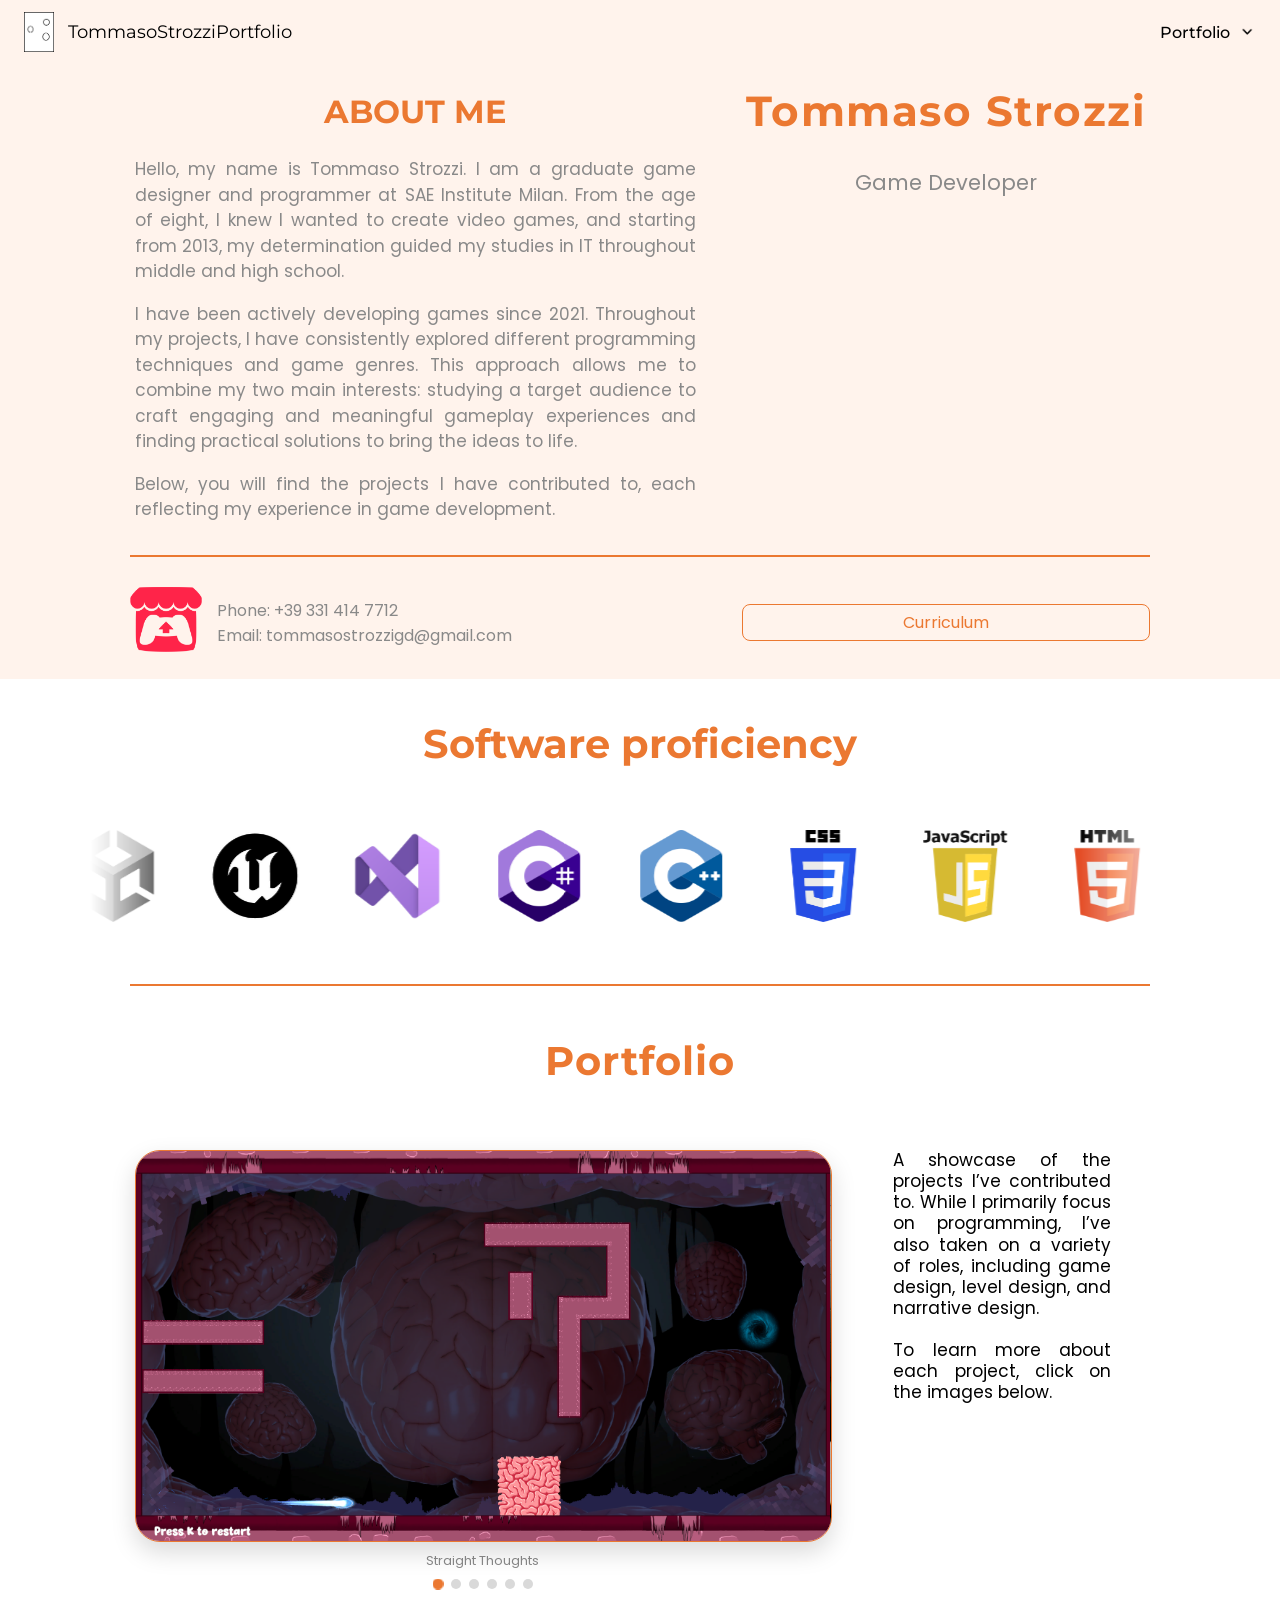
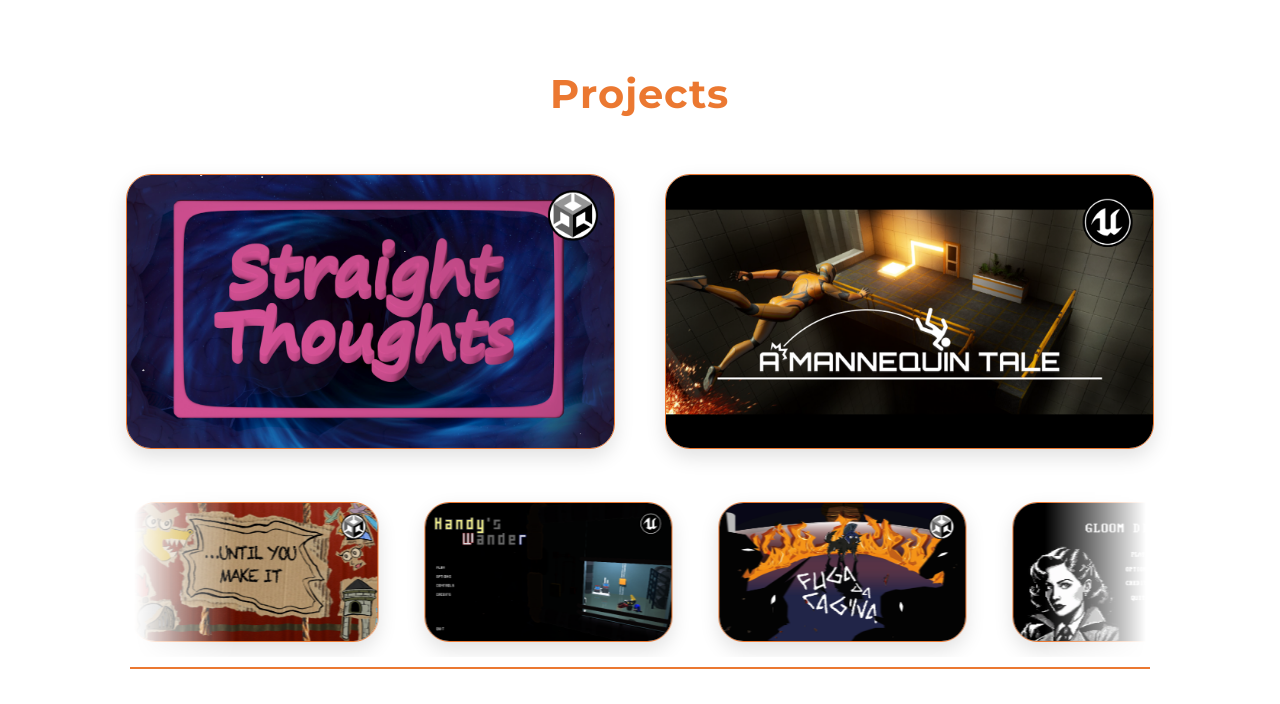
<file: index.html>
<!DOCTYPE html>
<html lang="it">
<head>
    <meta charset="UTF-8">
    <meta name="viewport" content="width=device-width, initial-scale=1.0">

    <title>Portfolio</title>
    <link rel="stylesheet" href="css/style.css">
<!-- FAVICON -->
    <link rel="icon" href="img/U4tnwDA - Imgur.png" type="image/jpeg">

</head>
<body>

    <!-- HEADER -->
    <header class="header">
        <div class="logo">
            <img src="img/Wj6mNnL - Imgur.png" alt="Logo" class="logo-img">
            TommasoStrozziPortfolio
        </div>
        <div class="menu">
            <span class="menu-title">
                Portfolio
                <img src="img/wrdDKF8 - Imgur.png" alt="Arrow Icon" class="menu-arrow">
            </span>
            <ul class="dropdown">
                <li><a href="straight-thoughts.html">Straight Thoughts</a></li>
                <li><a href="a-mannequin-tale.html">A Mannequin Tale</a></li>
                <li><a href="until-you-make-it.html">...Until You Make It</a></li>
                <li><a href="handys-wander.html">Handy's Wander</a></li>
                <li><a href="fuga-da-cagna.html">Fuga Da Cag'Na</a></li>
                <li><a href="gloom-district.html">Gloom District</a></li>
            </ul>
        </div>
    </header>

    <div class="container">

        <!-- HERO (ABOUT + NOME) -->
        <section class="hero">

            <div class="about">
                <h2>ABOUT ME</h2>
                <p>Hello, my name is Tommaso Strozzi. I am a graduate game designer and programmer at SAE Institute Milan. From the age of eight, I knew I wanted to create video games, and starting from 2013, my determination guided my studies in IT throughout middle and high school.</p>
                <p>I have been actively developing games since 2021. Throughout my projects, I have consistently explored different programming techniques and game genres. This approach allows me to combine my two main interests: studying a target audience to craft engaging and meaningful gameplay experiences and finding practical solutions to bring the ideas to life.</p>
                <p>Below, you will find the projects I have contributed to, each reflecting my experience in game development.</p>
            </div>

            <div class="title">
                <h1>Tommaso Strozzi</h1>
                <p>Game Developer</p>
            </div>

        </section>

        <hr>

        <!-- CONTACT -->
        <section class="contact">
            <div class="info-wrapper">
                <a href="https://tommasostrozzi.itch.io/" target="_blank">
                    <img src="img/PBfVONL - Imgur.png" alt="Extra Icon" class="extra-icon">
                </a>
                <div class="info">
                    <p>Phone: +39 331 414 7712</p>
                    <p>Email: tommasostrozzigd@gmail.com</p>
                </div>
            </div>
            <button type="button" class="btn" onclick="window.open('https://www.canva.com/design/DAHB-KbUpYU/EriIfGBpckZgc5C_2T61RA/edit', '_blank')">Curriculum</button>
        </section>
    </div>

    <!-- PROFICIENCY + PORTFOLIO PREVIEW -->
    <section class="showcase-section">
        <div class="container">

            <!-- SOFTWARE PROFICIENCY -->
            <section class="proficiency-wrapper">
                <h2>Software proficiency</h2>

                <div class="software-slider" id="softwareSlider">
                    <div class="software-track" id="softwareTrack">
                        <div class="software-item"><img src="img/unity.png" alt="Unity"></div>
                        <div class="software-item"><img src="img/unreal-engine.jpg" alt="Unreal Engine"></div>
                        <div class="software-item"><img src="img/visual-studio.png" alt="Visual Studio"></div>
                        <div class="software-item"><img src="img/c-sharp.png" alt="C#"></div>
                        <div class="software-item"><img src="img/c-plus-plus.png" alt="C++"></div>
                        <div class="software-item"><img src="img/css3.png" alt="CSS3"></div>
                        <div class="software-item"><img src="img/javascript.png" alt="JavaScript"></div>
                        <div class="software-item"><img src="img/html5.png" alt="HTML5"></div>
                        <div class="software-item"><img src="img/gitlab.png" alt="GitLab"></div>
                        <div class="software-item"><img src="img/github.png" alt="GitLab"></div>
                        <div class="software-item"><img src="img/slack.png" alt="Slack"></div>
                        <div class="software-item"><img src="img/fork-git-client.png" alt="Fork Git Client"></div>
                        <div class="software-item"><img src="img/trello.png" alt="Trello"></div>
                        <div class="software-item"><img src="img/confluence.png" alt="Confluence"></div>
                        <div class="software-item"><img src="img/miro.png" alt="Miro"></div>
                        <div class="software-item"><img src="img/figma.png" alt="Unreal Engine"></div>
                        <div class="software-item"><img src="img/photoshop.png" alt="Adobe Photoshop"></div>
                    </div>
                </div>

                <hr>
            </section>

            <!-- PORTFOLIO -->
            <section class="portfolio-preview">
                <h2>Portfolio</h2>
                <div class="portfolio-content">
                    <div class="carousel-box">
                        <div class="carousel" id="portfolioCarousel">

                            <div class="carousel-track" id="carouselTrack">
                                <div class="carousel-slide" data-title="Straight Thoughts">
                                    <img src="img/bkBcpZp - Imgur.png" alt="Straight Thoughts">
                                </div>

                                <div class="carousel-slide" data-title="A Mannequin Tale">
                                    <img src="img/KrLvsUf - Imgur.png" alt="A Mannequin Tale">
                                </div>

                                <div class="carousel-slide" data-title="...Until You Make It">
                                    <img src="img/hx2s975 - Imgur.png" alt="Until You Make It">
                                </div>

                                <div class="carousel-slide" data-title="Handy's Wander">
                                    <img src="img/lQjYgDw - Imgur.png" alt="Handy's Wander">
                                </div>

                                <div class="carousel-slide" data-title="Fuga Da Cag'Na">
                                    <img src="img/gMr8r0L - Imgur.png" alt="Fuga Da Cag'Na">
                                </div>

                                <div class="carousel-slide" data-title="Gloom District">
                                    <img src="img/O6MrGcb - Imgur.png" alt="Gloom District">
                                </div>
                            </div>

                            <button class="carousel-arrow prev" id="prevSlide" aria-label="Immagine precedente">&#10094;</button>
                            <button class="carousel-arrow next" id="nextSlide" aria-label="Immagine successiva">&#10095;</button>
                        </div>

                        <div class="carousel-caption" id="carouselCaption">Straight Thoughts</div>

                        <div class="carousel-dots" id="carouselDots">
                            <span class="carousel-dot active" data-slide="0"></span>
                            <span class="carousel-dot" data-slide="1"></span>
                            <span class="carousel-dot" data-slide="2"></span>
                            <span class="carousel-dot" data-slide="3"></span>
                            <span class="carousel-dot" data-slide="4"></span>
                            <span class="carousel-dot" data-slide="5"></span>
                        </div>
                    </div>
                    <div class="portfolio-text">
                        <p>
                            A showcase of the projects I’ve contributed to. While I primarily focus on programming, I’ve also taken on a variety of roles, including game design, level design, and narrative design.
                        </p>
                        <p>
                            To learn more about each project, click on the images below.
                        </p>
                    </div>
                </div>
            </section>
        </div>
    </section>
    <section class="projects">
        <div class="container">
            <h2>Projects</h2>
            <div class="card-grid">
                <a href="straight-thoughts.html" class="card-wrapper" id="card1">
                    <div class="card">
                        <img src="img/sKCJzOC - Imgur.png">
                        <div class="overlay"><span>Straight Thoughts</span></div>
                    </div>
                </a>

                <a href="a-mannequin-tale.html" class="card-wrapper" id="card2">
                    <div class="card">
                        <img src="img/twYCfCp - Imgur.png">
                        <div class="overlay"><span>A Mannequin Tale</span></div>
                    </div>
                </a>
            </div>

            <div class="cards-slider" id="cardsSlider">
                <div class="cards-track" id="cardsTrack">
                    <a href="until-you-make-it.html" class="card-wrapper">
                        <div class="card">
                            <img src="img/hgKmGvb - Imgur.png">
                            <div class="overlay"><span>...Until You Make It</span></div>
                        </div>
                    </a>

                    <a href="handys-wander.html" class="card-wrapper">
                        <div class="card">
                            <img src="img/h1tvdya - Imgur.png">
                            <div class="overlay"><span>Handy's Wander</span></div>
                        </div>
                    </a>

                    <a href="fuga-da-cagna.html" class="card-wrapper">
                        <div class="card">
                            <img src="img/I3Fe5hu - Imgur.png">
                            <div class="overlay"><span>Fuga Da Cag'Na</span></div>
                        </div>
                    </a>

                    <a href="gloom-district.html" class="card-wrapper">
                        <div class="card">
                            <img src="img/EGKHF50 - Imgur.png">
                            <div class="overlay"><span>Gloom District</span></div>
                        </div>
                    </a>

                </div>
            </div>
            <hr>
            <br />
        </div>
    </section>
    <div id="carouselModal" class="carousel-modal">

        <button class="modal-arrow prev" id="modalPrev">❮</button>

        <div class="modal-content">
            <img id="modalImage" class="modal-image" />
        </div>

        <button class="modal-arrow next" id="modalNext">❯</button>
    </div>
    <script src="js/script.js"></script>
</body>
</html>
</file>
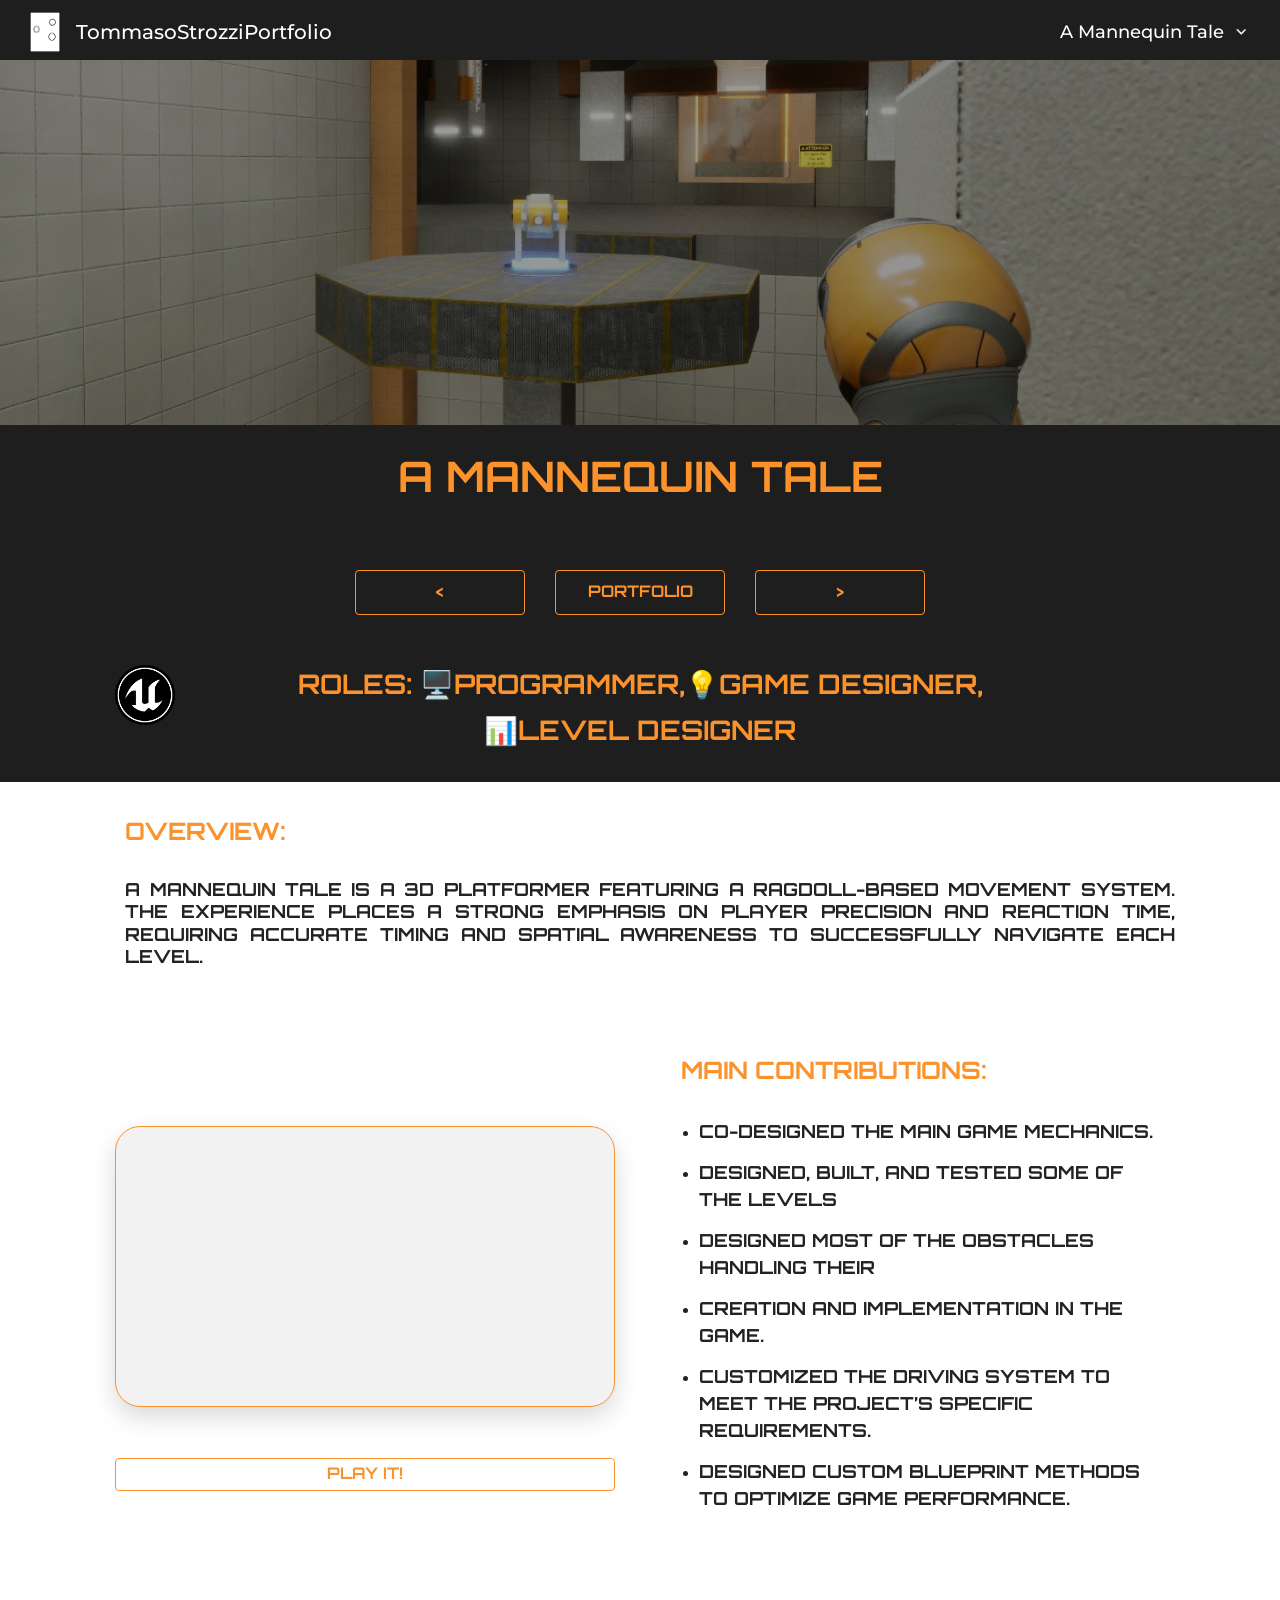
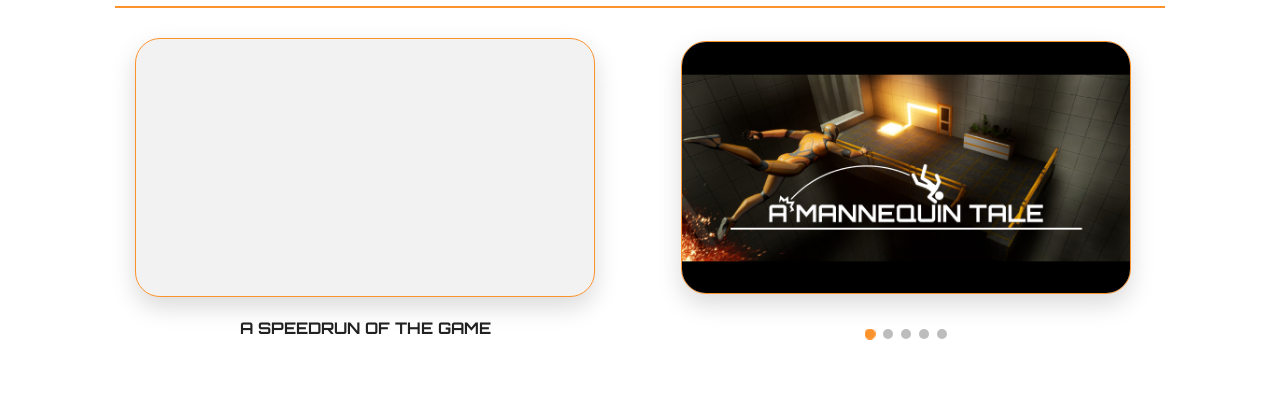
<file: a-mannequin-tale.html>
<!DOCTYPE html>
<html lang="it">
<head>
    <meta charset="UTF-8">
    <meta name="viewport" content="width=device-width, initial-scale=1.0">

    <title>A Mannequin Tale</title>
    <link rel="stylesheet" href="css/projectstyle.css">
    <link rel="preconnect" href="https://fonts.googleapis.com">
    <link rel="preconnect" href="https://fonts.gstatic.com" crossorigin>
    <style>
        @font-face {
            font-family: 'Orbitron-Bold';
            src: url('fonts/Orbitron-Bold.ttf') format('truetype');
        }
    </style>
    <link rel="icon" href="img/U4tnwDA - Imgur.png" type="image/jpeg">
</head>

<body style="
  --color-bg: #1E1E1E;
  --color-accent: #FB922B;
  --color-accent-dark: #E57E1F;
  --color-text: #222222;
  --font-main: 'Orbitron-Bold', sans-serif;
  --hero-image: url('../img/tdetvVC - Imgur.jpg');
">
    <!-- HEADER -->
    <header class="header">
        <div class="logo">
            <img src="img/Wj6mNnL - Imgur.png" alt="Logo" class="logo-img">
            TommasoStrozziPortfolio
        </div>
        <div class="menu">
            <span class="menu-title">
                A Mannequin Tale
                <img src="img/wrdDKF8 - Imgur.png" alt="Arrow Icon" class="menu-arrow">
            </span>
            <ul class="dropdown">
                <li><a href="index.html">Portfolio</a></li>
                <li><a href="straight-thoughts.html">Straight Thoughts</a></li>
                <li><a href="until-you-make-it.html">...Until You Make It</a></li>
                <li><a href="handys-wander.html">Handy's Wander</a></li>
                <li><a href="fuga-da-cagna.html">Fuga Da Cag'Na</a></li>
                <li><a href="gloom-district.html">Gloom District</a></li>
            </ul>
        </div>
    </header>

    <!-- HERO -->
    <section class="hero-spacer"></section>

    <section class="hero-banner">
        <div class="container">
            <div class="hero-content">
                <div class="hero-title-box">
                    <h1 class="hero-title">A Mannequin Tale</h1>
                </div>
                <div class="hero-nav">
                    <a href="straight-thoughts.html">&#60;</a>
                    <a href="index.html">Portfolio</a>
                    <a href="until-you-make-it.html">&#62;</a>
                </div>

                <div class="roles-row">
                    <img src="img/hMfB88m - Imgur.png" alt="Logo progetto" class="roles-logo">
                    <p class="roles-text">
                        <strong>Roles:</strong>
                        🖥️Programmer,💡Game Designer,<br />📊Level Designer
                    </p>
                </div>
            </div>
        </div>
    </section>

    <!-- CONTENT -->
    <section class="project-section">
        <div class="container">

            <section class="overview-section">
                <h2 class="section-title">Overview:</h2>
                <p class="overview-text">
                    A Mannequin Tale is a 3D platformer featuring a ragdoll-based movement system. The experience places a strong emphasis on player precision and reaction time, requiring accurate timing and spatial awareness to successfully navigate each level.
                </p>
            </section>

            <!-- PRIMA SEZIONE -->
            <section class="content-preview">
                <div class="portfolio-content">

                    <!-- VIDEO 1 AL POSTO DEL CAROSELLO DI SOPRA -->
                    <div class="carousel-box">
                        <div class="video-box">
                            <iframe src="https://www.youtube-nocookie.com/embed/F_3HjSEWbZM"
                                    title="YouTube video player"
                                    frameborder="0"
                                    allow="accelerometer; autoplay; clipboard-write; encrypted-media; gyroscope; picture-in-picture; web-share"
                                    allowfullscreen
                                    referrerpolicy="strict-origin-when-cross-origin">
                            </iframe>
                        </div>

                        <a href="https://fiorebuddha.itch.io/a-mannequin-tale" class="play-btn" target="_blank">
                            Play it!
                        </a>
                    </div>

                    <!-- MAIN CONTRIBUTIONS DI SOPRA RESTA QUI -->
                    <div class="text-column">
                        <h2 class="contribution-title">Main contributions:</h2>
                        <ul class="contribution-list">
                            <li>Co-designed the main game mechanics.</li>
                            <li>Designed, built, and tested some of the levels</li>
                            <li>Designed most of the obstacles handling their</li>
                            <li>creation and implementation in the game.</li>
                            <li>Customized the driving system to meet the project’s specific requirements.</li>
                            <li>Designed custom Blueprint methods to optimize game performance.</li>
                        </ul>
                        <br />
                        <br />
                        <br />
                    </div>

                </div>
            </section>

            <hr class="section-divider">

            <!-- SECONDA SEZIONE -->
            <section class="content-preview">
                <div class="portfolio-content">

                    <!-- VIDEO 2 AL POSTO DEL CAROSELLO DI SOTTO -->
                    <div class="carousel-box">
                        <div class="video-box-2">
                            <iframe src="https://www.youtube-nocookie.com/embed/7JmI_Tr10-s"
                                    title="YouTube video player"
                                    frameborder="0"
                                    allow="accelerometer; autoplay; clipboard-write; encrypted-media; gyroscope; picture-in-picture; web-share"
                                    allowfullscreen
                                    referrerpolicy="strict-origin-when-cross-origin">
                            </iframe>
                        </div>

                        <p style="text-align: center; margin: 0 0 35px 0; line-height: 1;">
                            A speedrun of the game
                        </p>
                    </div>

                    <!-- IL MAIN CONTRIBUTION DI SOTTO DIVENTA IL CAROSELLO -->
                    <div class="carousel-box">
                        <div class="carousel" id="portfolioCarousel">
                            <div class="carousel-track" id="carouselTrack">


                                <div class="carousel-slide">
                                    <img src="img/fH90xXa - Imgur.png" alt="Screenshot 1">
                                </div>
                                <div class="carousel-slide">
                                    <img src="img/KrLvsUf - Imgur.png" alt="Screenshot 2">
                                </div>
                                <div class="carousel-slide">
                                    <img src="img/tdetvVC - Imgur.jpg" alt="Screenshot 3">
                                </div>
                                <div class="carousel-slide">
                                    <img src="img/iNM7DYr - Imgur.jpg" alt="Screenshot 4">
                                </div>
                                <div class="carousel-slide">
                                    <img src="img/xnFDkZ8 - Imgur.jpg" alt="Screenshot 5">
                                </div>
                            </div>

                            <button class="carousel-arrow prev" id="prevSlide" aria-label="Immagine precedente">&#10094;</button>
                            <button class="carousel-arrow next" id="nextSlide" aria-label="Immagine successiva">&#10095;</button>

                        </div>

                        <div class="carousel-caption" id="carouselCaption">A Mannequin Tale</div>

                        <div class="carousel-dots" id="carouselDots">
                            <span class="carousel-dot active" data-slide="0"></span>
                            <span class="carousel-dot" data-slide="1"></span>
                            <span class="carousel-dot" data-slide="2"></span>
                            <span class="carousel-dot" data-slide="3"></span>
                            <span class="carousel-dot" data-slide="4"></span>
                        </div>
                    </div>
                </div>
            </section>
        </div>
    </section>
    <div id="carouselModal" class="carousel-modal">

        <button class="modal-arrow prev" id="modalPrev">❮</button>

        <div class="modal-content">
            <img id="modalImage" class="modal-image" />
        </div>

        <button class="modal-arrow next" id="modalNext">❯</button>
    </div>
    <script src="js/script.js"></script>
</body>
</html>
</file>
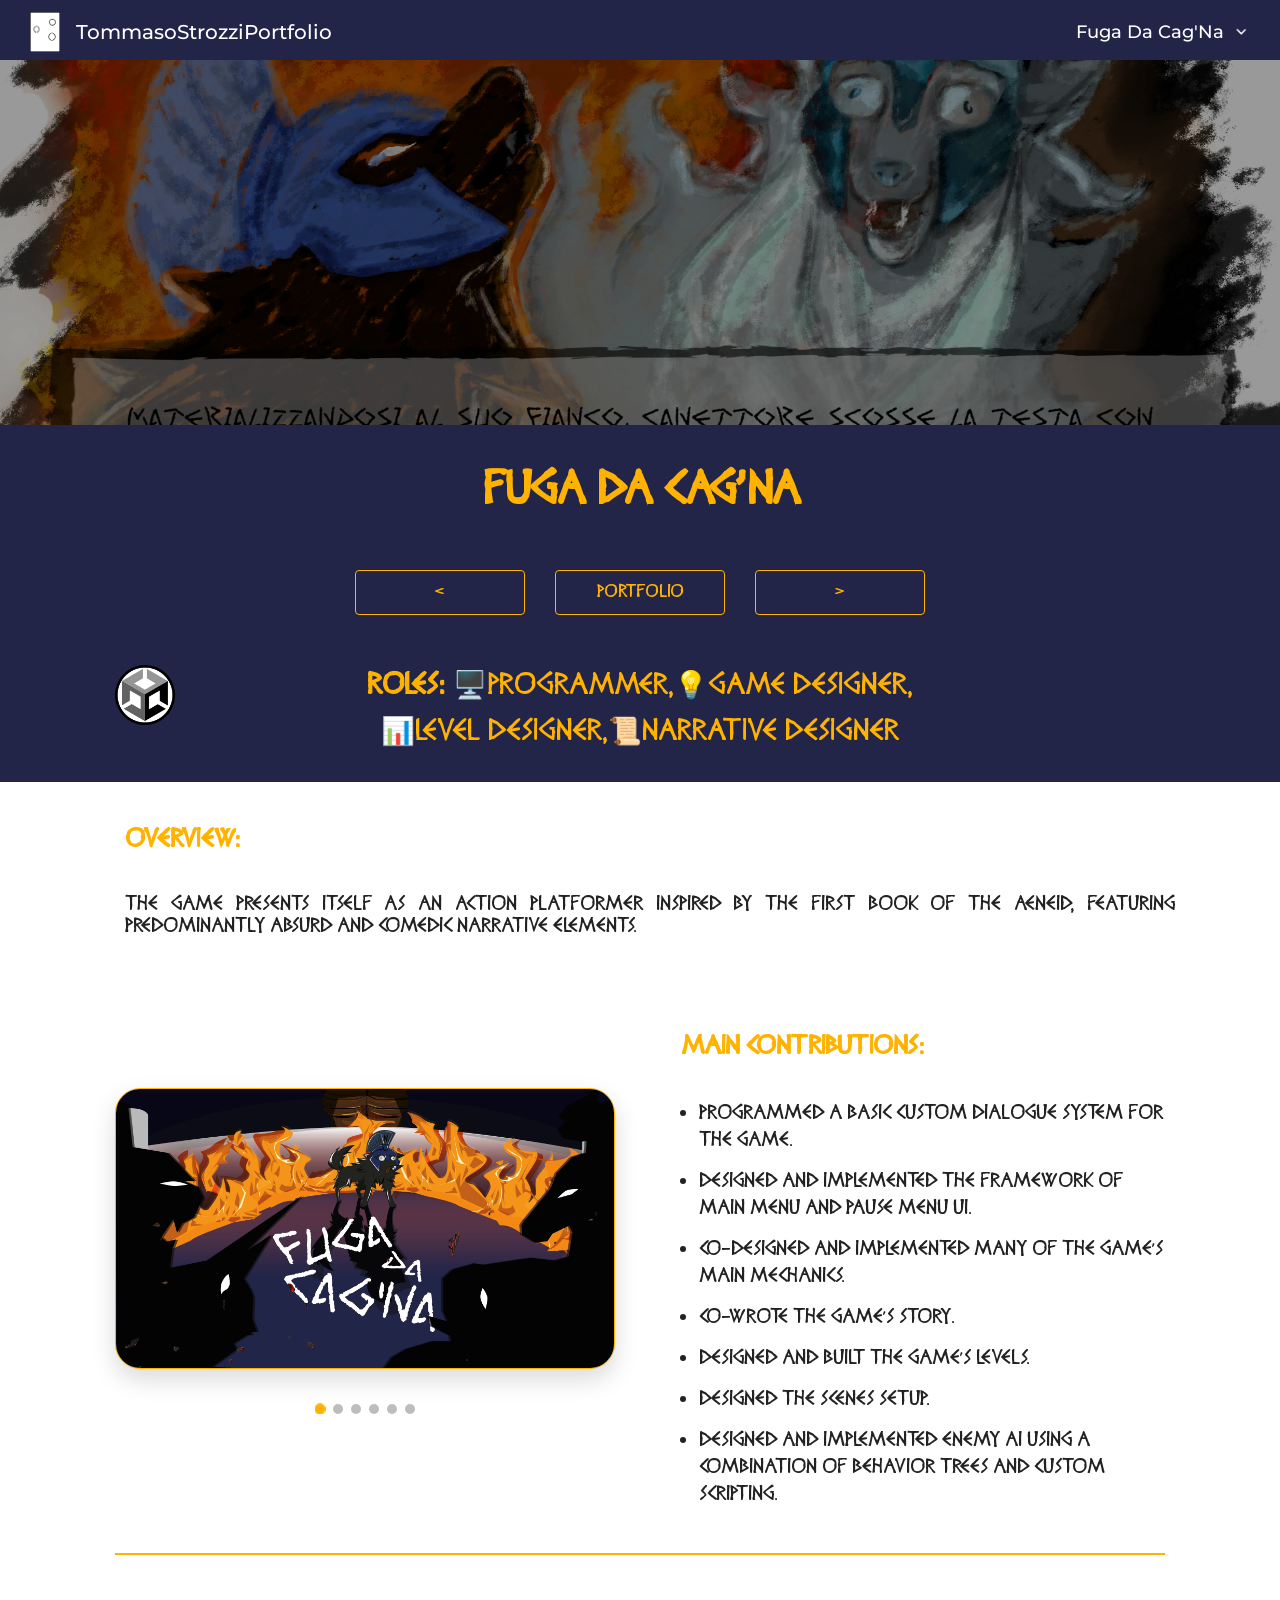
<file: fuga-da-cagna.html>
<!DOCTYPE html>
<html lang="it">
<head>

    <meta charset="UTF-8">
    <meta name="viewport" content="width=device-width, initial-scale=1.0">

    <title>Fuga Da Cag'Na</title>
    <link rel="stylesheet" href="css/projectstyle.css">
    <link rel="preconnect" href="https://fonts.googleapis.com">
    <link rel="preconnect" href="https://fonts.gstatic.com" crossorigin>
    <style>
        @font-face {
            font-family: "DIOGENES";
            src: url("fonts/DIOGENES.ttf") format("truetype");
        }
    </style>
    <link rel="icon" href="img/U4tnwDA - Imgur.png" type="image/jpeg">
</head>

<body style="
  --color-bg: #232548;
  --color-accent: #ffb200;
  --color-accent-dark: #cc8e00;
  --color-text: #222222;
  --font-main: 'DIOGENES', cursive;
  --hero-image: url('../img/Lw7LTzy - Imgur.png');
">
    <!-- HEADER -->
    <header class="header">
        <div class="logo">
            <img src="img/Wj6mNnL - Imgur.png" alt="Logo" class="logo-img">
            TommasoStrozziPortfolio
        </div>
        <div class="menu">
            <span class="menu-title">
                Fuga Da Cag'Na
                <img src="img/wrdDKF8 - Imgur.png" alt="Arrow Icon" class="menu-arrow">
            </span>
            <ul class="dropdown">
                <li><a href="index.html">Portfolio</a></li>
                <li><a href="straight-thoughts.html">Straight Thoughts</a></li>
                <li><a href="until-you-make-it.html">...Until You Make It</a></li>
                <li><a href="handys-wander.html">Handy's Wander</a></li>
                <li><a href="a-mannequin-tale.html">A Mannequin Tale</a></li>
                <li><a href="gloom-district.html">Gloom District</a></li>
            </ul>
        </div>
    </header>

    <!-- HERO -->
    <section class="hero-spacer"></section>

    <section class="hero-banner">
        <div class="container">
            <div class="hero-content">
                <div class="hero-title-box">
                    <h1 class="hero-title">Fuga Da Cag'Na</h1>
                </div>
                <div class="hero-nav">
                    <a href="handys-wander.html">&#60;</a>
                    <a href="index.html">Portfolio</a>
                    <a href="gloom-district.html">&#62;</a>
                </div>

                <div class="roles-row">
                    <img src="img/ko8rBDe - Imgur.png" alt="Logo progetto" class="roles-logo">
                    <p class="roles-text">
                        <strong>Roles:</strong>
                        🖥️Programmer,💡Game Designer,<br />📊Level Designer,📜Narrative Designer
                    </p>
                </div>
            </div>
        </div>
    </section>

    <!-- CONTENT -->
    <section class="project-section">
        <div class="container">

            <section class="overview-section">
                <h2 class="section-title">Overview:</h2>
                <p class="overview-text">
                    The game presents itself as an action platformer inspired by the first book of the Aeneid, featuring predominantly absurd and comedic narrative elements.
                </p>
            </section>

            <section class="content-preview">
                <div class="portfolio-content">

                    <div class="carousel-box">
                        <div class="carousel" id="portfolioCarousel">
                            <div class="carousel-track" id="carouselTrack">
                                <div class="carousel-slide">
                                    <img src="img/bW3fssO - Imgur.png">
                                </div>
                                <div class="carousel-slide">
                                    <img src="img/0XB52HM - Imgur.png">
                                </div>

                                <div class="carousel-slide">
                                    <img src="img/Lw7LTzy - Imgur.png">
                                </div>

                                <div class="carousel-slide">
                                    <img src="img/OiSx7tT - Imgur.png">
                                </div>
                                <div class="carousel-slide">
                                    <img src="img/gMr8r0L - Imgur.png">
                                </div>
                                <div class="carousel-slide">
                                    <img src="img/U3d4drN - Imgur.png">
                                </div>
                            </div>

                            <button class="carousel-arrow prev" id="prevSlide" aria-label="Immagine precedente">&#10094;</button>
                            <button class="carousel-arrow next" id="nextSlide" aria-label="Immagine successiva">&#10095;</button>


                        </div>

                        <div class="carousel-caption" id="carouselCaption">Fuga Da Cag'Na</div>

                        <div class="carousel-dots" id="carouselDots">
                            <span class="carousel-dot active" data-slide="0"></span>
                            <span class="carousel-dot" data-slide="1"></span>
                            <span class="carousel-dot" data-slide="2"></span>
                            <span class="carousel-dot" data-slide="3"></span>
                            <span class="carousel-dot" data-slide="4"></span>
                            <span class="carousel-dot" data-slide="5"></span>
                        </div>
                    </div>

                    <div class="text-column">
                        <h2 class="contribution-title">Main contributions:</h2>
                        <ul class="contribution-list">
                            <li>Programmed a basic custom dialogue system for the game.</li>
                            <li>Designed and implemented the framework of main menu and pause menu UI.</li>
                            <li>Co-designed and implemented many of the game’s main mechanics.</li>
                            <li>Co-wrote the game’s story.</li>
                            <li>Designed and built the game’s levels.</li>
                            <li>Designed the scenes setup.</li>
                            <li>Designed and implemented enemy AI using a combination of behavior trees and custom scripting.</li>
                        </ul>
                    </div>

                </div>
            </section>

            <hr class="section-divider">
        </div>
    </section>
    <div id="carouselModal" class="carousel-modal">

        <button class="modal-arrow prev" id="modalPrev">❮</button>

        <div class="modal-content">
            <img id="modalImage" class="modal-image" />
        </div>

        <button class="modal-arrow next" id="modalNext">❯</button>
    </div>
    <script src="js/script.js"></script>
</body>
</html>
</file>
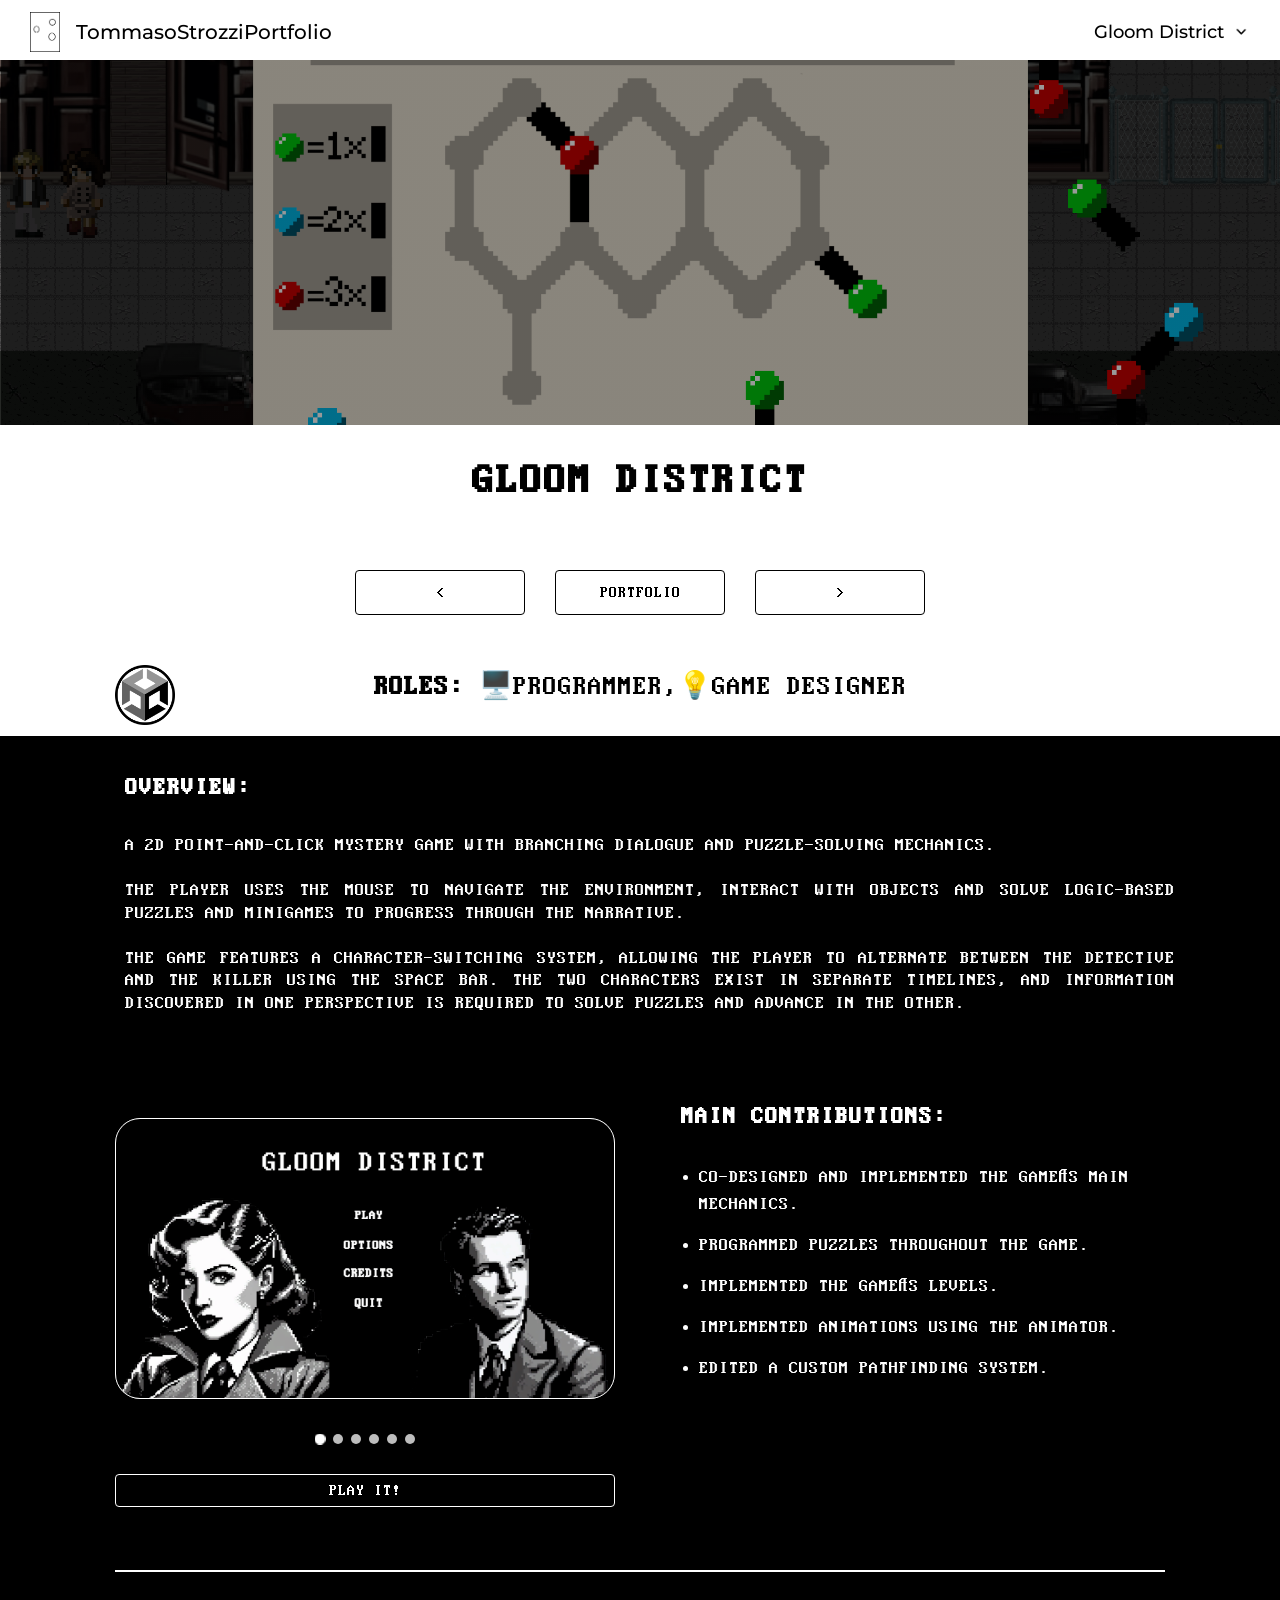
<file: gloom-district.html>
<!DOCTYPE html>
<html lang="it">
<head>
    <meta charset="UTF-8">
    <meta name="viewport" content="width=device-width, initial-scale=1.0">

    <title>Gloom District</title>
    <link rel="stylesheet" href="css/projectstyle.css">
    <link rel="preconnect" href="https://fonts.googleapis.com">
    <link rel="preconnect" href="https://fonts.gstatic.com" crossorigin>
    <style>
        @font-face {
            font-family: "PerfectDOSVGA437";
            src: url("fonts/PerfectDOSVGA437.ttf") format("truetype");
        }
    </style>
    <link rel="icon" href="img/U4tnwDA - Imgur.png" type="image/jpeg">
</head>

<body style="
  --color-bg: #ffffffff;
  --color-accent: #ffffff;
  --color-accent-dark: #cccccc;
  --color-text: #ffffff;
  --project-bg: #000000;
  --color-hero-text: #000000;
  --font-main: 'PerfectDOSVGA437', sans-serif;
  --hero-image: url('../img/hUgYOsC - Imgur.png');
">
    <!-- HEADER -->
    <header class="header">
        <div class="logo">
            <img src="img/Wj6mNnL - Imgur.png" alt="Logo" class="logo-img">
            TommasoStrozziPortfolio
        </div>
        <div class="menu">
            <span class="menu-title">
                Gloom District
                <img src="img/wrdDKF8 - Imgur.png" alt="Arrow Icon" class="menu-arrow">
            </span>
            <ul class="dropdown">
                <li><a href="index.html">Portfolio</a></li>
                <li><a href="straight-thoughts.html">Straight Thoughts</a></li>
                <li><a href="until-you-make-it.html">...Until You Make It</a></li>
                <li><a href="handys-wander.html">Handy's Wander</a></li>
                <li><a href="fuga-da-cagna.html">Fuga Da Cag'Na</a></li>
                <li><a href="a-mannequin-tale.html">A Mannequin Tale</a></li>
            </ul>
        </div>
    </header>

    <!-- HERO -->
    <section class="hero-spacer"></section>

    <section class="hero-banner">
        <div class="container">
            <div class="hero-content">
                <div class="hero-title-box">
                    <h1 class="hero-title">Gloom District</h1>
                </div>
                <div class="hero-nav">
                    <a href="fuga-da-cagna.html">&#60;</a>
                    <a href="index.html">Portfolio</a>
                    <a href="straight-thoughts.html">&#62;</a>
                </div>

                <div class="roles-row">
                    <img src="img/ko8rBDe - Imgur.png" alt="Logo progetto" class="roles-logo">
                    <p class="roles-text">
                        <strong>Roles:</strong>
                        🖥️Programmer,💡Game Designer
                    </p>
                </div>
            </div>
        </div>
    </section>

    <section class="project-section">
        <div class="container">

            <section class="overview-section">
                <h2 class="section-title">Overview:</h2>
                <p class="overview-text">
                    A 2D point-and-click mystery game with branching dialogue and puzzle-solving mechanics.
                    <br><br>
                    The player uses the mouse to navigate the environment, interact with objects and solve logic-based puzzles and minigames to progress through the narrative.
                    <br><br>
                    The game features a character-switching system, allowing the player to alternate between the Detective and the Killer using the space bar.
                    The two characters exist in separate timelines, and information discovered in one perspective is required to solve puzzles and advance in the other.
                </p>
            </section>

            <section class="content-preview">
                <div class="portfolio-content">
                    <div class="carousel-box">
                        <div class="carousel" id="portfolioCarousel">
                            <div class="carousel-track" id="carouselTrack">
                                <div class="carousel-slide">
                                    <img src="img/undefined - Imgur.png">
                                </div>
                                <div class="carousel-slide">
                                    <img src="img/O6MrGcb - Imgur.png">
                                </div>
                                <div class="carousel-slide">
                                    <img src="img/TGSAowB - Imgur.png">
                                </div>
                                <div class="carousel-slide">
                                    <img src="img/hUgYOsC - Imgur.png">
                                </div>
                                <div class="carousel-slide">
                                    <img src="img/Z71lxHI - Imgur.png">
                                </div>
                                <div class="carousel-slide">
                                    <img src="img/9BQlKta - Imgur.png">
                                </div>
                            </div>

                            <button class="carousel-arrow prev" id="prevSlide" aria-label="Immagine precedente">&#10094;</button>
                            <button class="carousel-arrow next" id="nextSlide" aria-label="Immagine successiva">&#10095;</button>


                        </div>

                        <div class="carousel-caption" id="carouselCaption">Gloom District</div>

                        <div class="carousel-dots" id="carouselDots">
                            <span class="carousel-dot active" data-slide="0"></span>
                            <span class="carousel-dot" data-slide="1"></span>
                            <span class="carousel-dot" data-slide="2"></span>
                            <span class="carousel-dot" data-slide="3"></span>
                            <span class="carousel-dot" data-slide="4"></span>
                            <span class="carousel-dot" data-slide="5"></span>
                        </div>
                        <a href="https://samval.itch.io/gloom-district" class="play-btn" target="_blank">Play it!</a>
                    </div>

                    <div class="text-column">
                        <h2 class="contribution-title">Main contributions:</h2>
                        <ul class="contribution-list">
                            <li>Co-designed and implemented the game’s main mechanics.</li>
                            <li>Programmed puzzles throughout the game.</li>
                            <li>Implemented the game’s levels.</li>
                            <li>Implemented animations using the Animator.</li>
                            <li>Edited a custom pathfinding system.</li>
                        </ul>
                        <br />
                        <br />
                        <br />
                        <br />
                        <br />
                        <br />
                        <br />
                        <br />
                        <br />
                    </div>
                </div>
            </section>

            <hr class="section-divider">
        </div>
    </section>
    <div id="carouselModal" class="carousel-modal">

        <button class="modal-arrow prev" id="modalPrev">❮</button>

        <div class="modal-content">
            <img id="modalImage" class="modal-image" />
        </div>

        <button class="modal-arrow next" id="modalNext">❯</button>
    </div>
    <script src="js/script.js"></script>
</body>
</html>
</file>
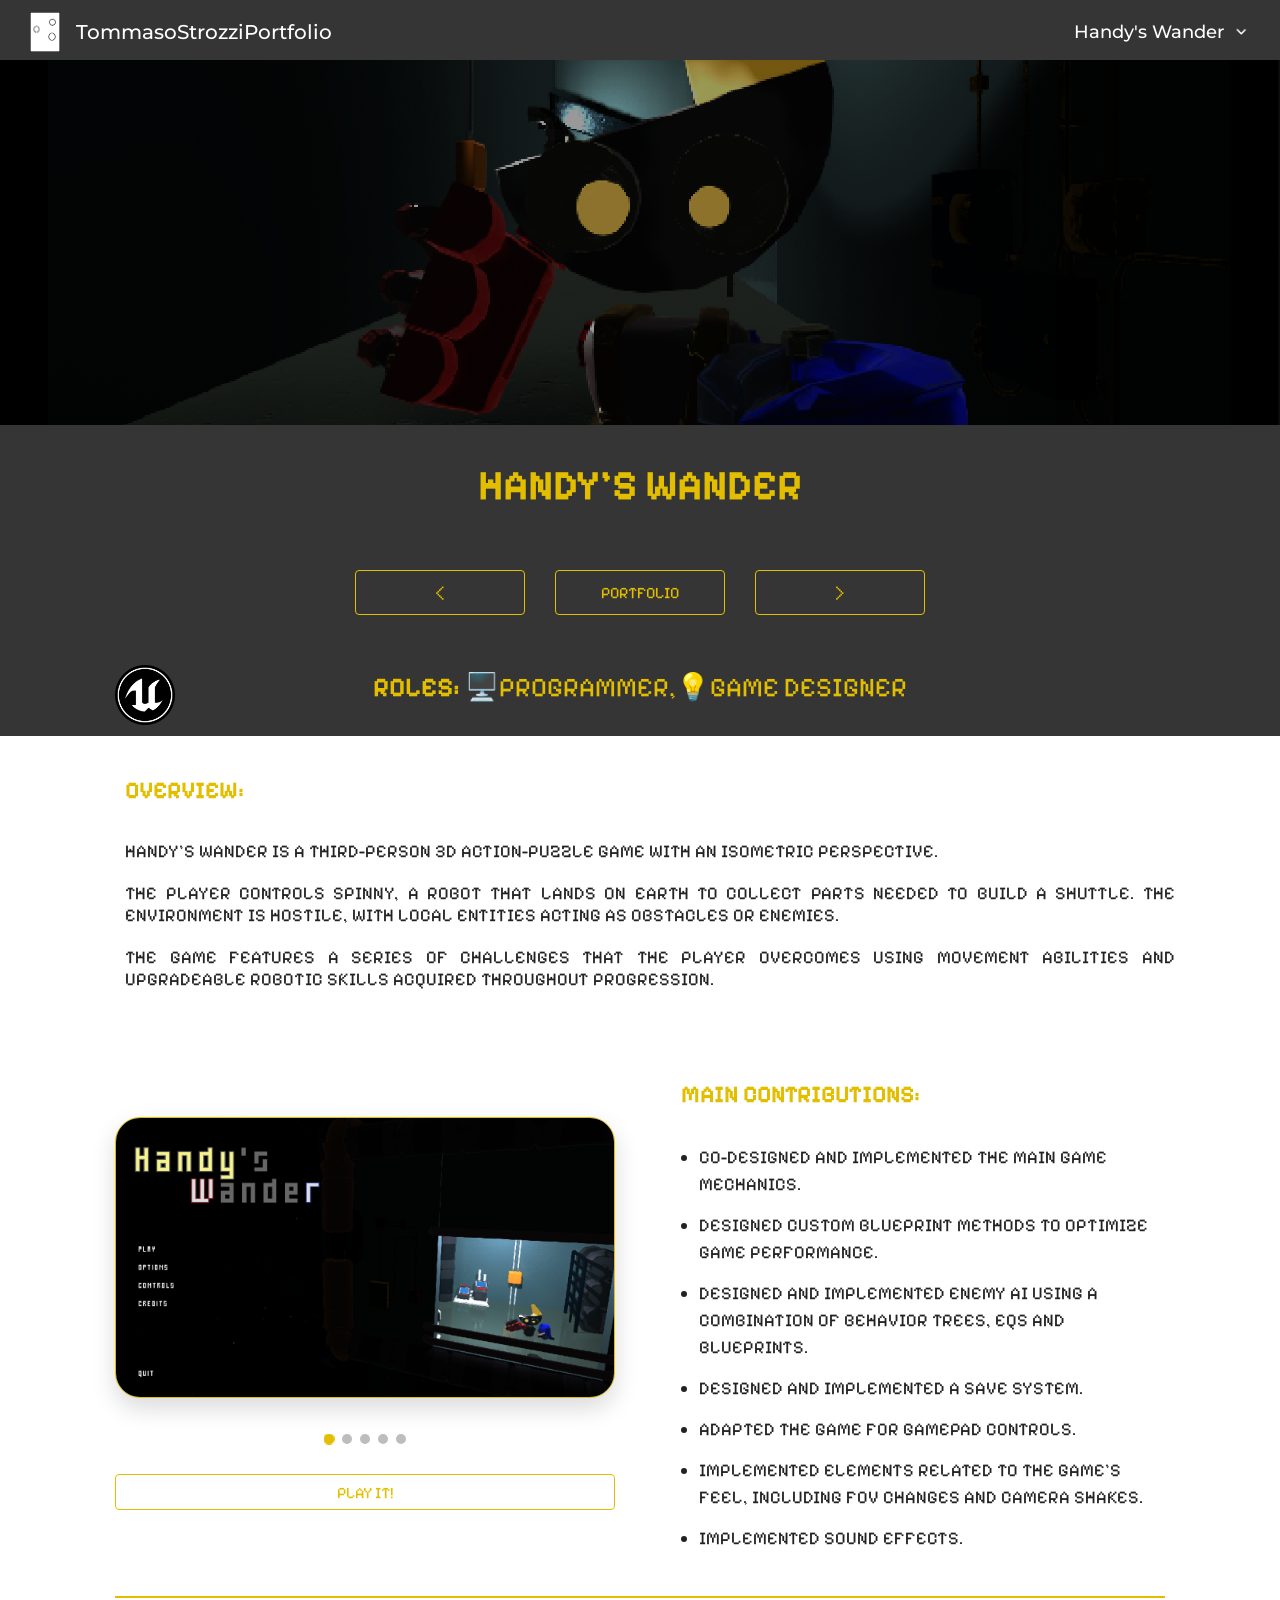
<file: handys-wander.html>
<!DOCTYPE html>
<html lang="it">
<head>
    <meta charset="UTF-8">
    <meta name="viewport" content="width=device-width, initial-scale=1.0">
    <title>Handy's Wander</title>
    <link rel="stylesheet" href="css/projectstyle.css">

    <!-- Google Fonts fallback + font personalizzato -->
    <link rel="preconnect" href="https://fonts.googleapis.com">
    <link rel="preconnect" href="https://fonts.gstatic.com" crossorigin>

    <!-- Se hai già Pixelify Sans disponibile -->
    <link href="https://fonts.googleapis.com/css2?family=Pixelify+Sans:wght@400;500;700&display=swap" rel="stylesheet">

    <link rel="icon" href="img/U4tnwDA - Imgur.png" type="image/jpeg">
</head>

<body style="
  --color-bg: #353535;
  --color-accent: #E3BE00;
  --color-accent-dark: #caa900;
  --color-text: #222222;
  --font-main: 'Pixelify Sans', sans-serif;
  --hero-image: url('../img/FzhqiCm - Imgur.png');
">
    <!-- HEADER -->
    <header class="header">
        <div class="logo">
            <img src="img/Wj6mNnL - Imgur.png" alt="Logo" class="logo-img">
            TommasoStrozziPortfolio
        </div>

        <div class="menu">
            <span class="menu-title">
                Handy's Wander
                <img src="img/wrdDKF8 - Imgur.png" alt="Arrow Icon" class="menu-arrow">
            </span>
            <ul class="dropdown">
                <li><a href="index.html">Portfolio</a></li>
                <li><a href="straight-thoughts.html">Straight Thoughts</a></li>
                <li><a href="until-you-make-it.html">...Until You Make It</a></li>
                <li><a href="a-mannequin-tale.html">A Mannequin Tale</a></li>
                <li><a href="fuga-da-cagna.html">Fuga Da Cag'Na</a></li>
                <li><a href="gloom-district.html">Gloom District</a></li>
            </ul>
        </div>
    </header>

    <!-- HERO -->
    <section class="hero-spacer"></section>

    <section class="hero-banner">
        <div class="container">
            <div class="hero-content">
                <div class="hero-title-box">
                    <h1 class="hero-title">Handy's Wander</h1>
                </div>
                <div class="hero-nav">
                    <a href="until-you-make-it.html">&#60;</a>
                    <a href="index.html">Portfolio</a>
                    <a href="fuga-da-cagna.html">&#62;</a>
                </div>

                <div class="roles-row">
                    <img src="img/hMfB88m - Imgur.png" alt="Logo progetto" class="roles-logo">
                    <p class="roles-text">
                        <strong>Roles:</strong>
                        🖥️Programmer,💡Game Designer
                    </p>
                </div>
            </div>
        </div>
    </section>

    <!-- CONTENT -->
    <section class="project-section">
        <div class="container">

            <section class="overview-section">
                <h2 class="section-title">Overview:</h2>
                <p class="overview-text">
                    Handy's Wander is a third-person 3D action-puzzle game with an isometric perspective.
                </p>
                <p class="overview-text">
                    The player controls Spinny, a robot that lands on Earth to collect parts needed to build a shuttle. The environment is hostile, with local entities acting as obstacles or enemies.
                </p>
                <p class="overview-text">
                    The game features a series of challenges that the player overcomes using movement abilities and upgradeable robotic skills acquired throughout progression.
                </p>
            </section>

            <section class="content-preview">
                <div class="portfolio-content">

                    <div class="carousel-box">
                        <div class="carousel" id="portfolioCarousel">
                            <div class="carousel-track" id="carouselTrack">
                                <div class="carousel-slide">
                                    <img src="img/jdVKYk4 - Imgur.png" alt="Handy's Wander Screenshot 1">
                                </div>
                                <div class="carousel-slide">
                                    <img src="img/a7Wsva7 - Imgur.png" alt="Handy's Wander Screenshot 2">
                                </div>
                                <div class="carousel-slide">
                                    <img src="img/lQjYgDw - Imgur.png" alt="Handy's Wander Screenshot 3">
                                </div>
                                <div class="carousel-slide">
                                    <img src="img/HTcxToP - Imgur.png" alt="Handy's Wander Screenshot 4">
                                </div>
                                <div class="carousel-slide">
                                    <img src="img/FzhqiCm - Imgur.png" alt="Handy's Wander Screenshot 5">
                                </div>
                            </div>

                            <button class="carousel-arrow prev" id="prevSlide" aria-label="Immagine precedente">&#10094;</button>
                            <button class="carousel-arrow next" id="nextSlide" aria-label="Immagine successiva">&#10095;</button>

                        </div>

                        <div class="carousel-caption" id="carouselCaption">Handy's Wander</div>

                        <div class="carousel-dots" id="carouselDots">
                            <span class="carousel-dot active" data-slide="0"></span>
                            <span class="carousel-dot" data-slide="1"></span>
                            <span class="carousel-dot" data-slide="2"></span>
                            <span class="carousel-dot" data-slide="3"></span>
                            <span class="carousel-dot" data-slide="4"></span>
                        </div>

                        <a href="https://xino-spefno.itch.io/handys-wander" class="play-btn" target="_blank">Play it!</a>
                    </div>

                    <div class="text-column">
                        <h2 class="contribution-title">Main contributions:</h2>
                        <ul class="contribution-list">
                            <li>Co-designed and implemented the main game mechanics.</li>
                            <li>Designed custom Blueprint methods to optimize game performance.</li>
                            <li>Designed and implemented enemy AI using a combination of behavior trees, EQS and Blueprints.</li>
                            <li>Designed and implemented a save system.</li>
                            <li>Adapted the game for gamepad controls.</li>
                            <li>Implemented elements related to the game’s feel, including FOV changes and camera shakes.</li>
                            <li>Implemented sound effects.</li>
                        </ul>
                    </div>

                </div>
            </section>

            <hr class="section-divider">
        </div>
    </section>
    <div id="carouselModal" class="carousel-modal">

        <button class="modal-arrow prev" id="modalPrev">❮</button>

        <div class="modal-content">
            <img id="modalImage" class="modal-image" />
        </div>

        <button class="modal-arrow next" id="modalNext">❯</button>
    </div>
    <script src="js/script.js"></script>
</body>
</html>
</file>
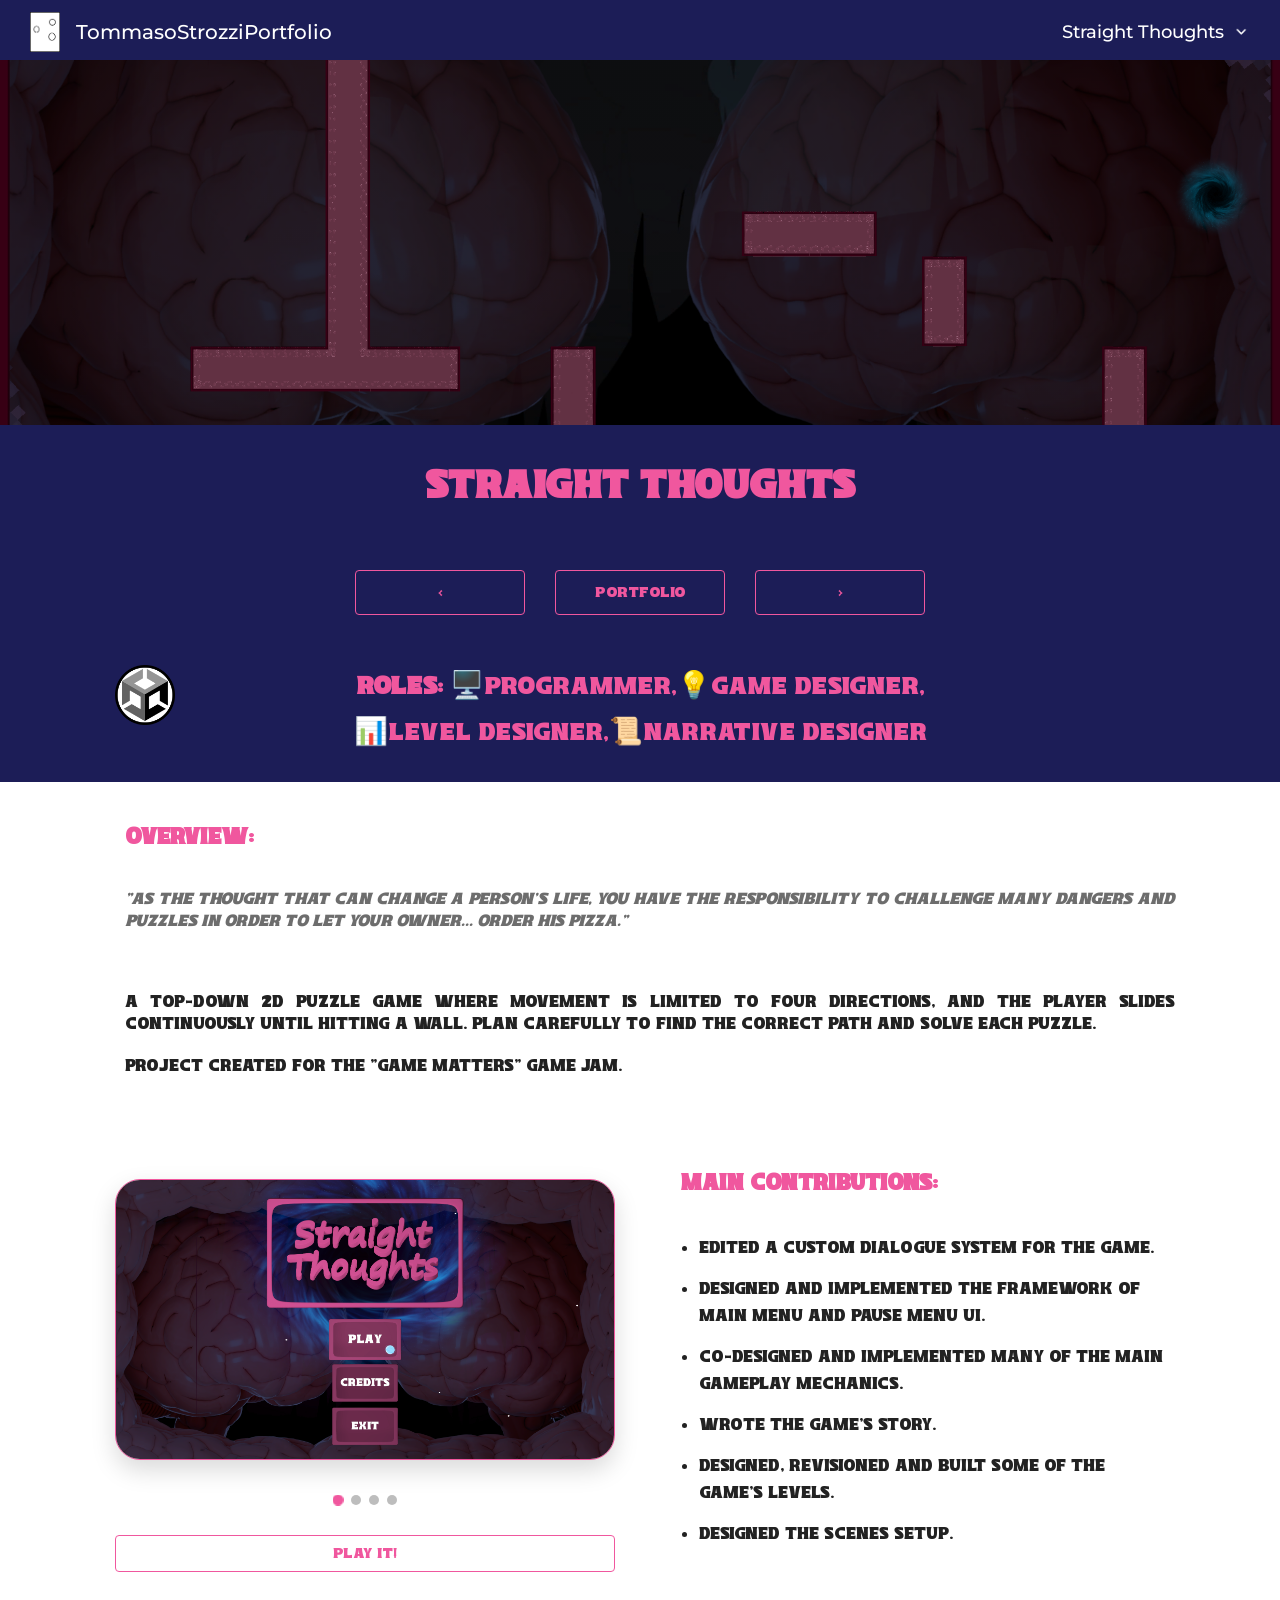
<file: straight-thoughts.html>
<!DOCTYPE html>
<html lang="it">
<head>
    <meta charset="UTF-8">
    <meta name="viewport" content="width=device-width, initial-scale=1.0">

    <title>Straight Thoughts</title>
    <link rel="stylesheet" href="css/projectstyle.css">
    <link rel="preconnect" href="https://fonts.googleapis.com">
    <link rel="preconnect" href="https://fonts.gstatic.com" crossorigin>
    <style>
        @font-face {
            font-family: 'Stepon';
            src: url('fonts/Stepon.ttf') format('truetype');
        }
    </style>
    <link rel="icon" href="img/U4tnwDA - Imgur.png" type="image/jpeg">
</head>

<body style="
  --color-bg: #1C1D57;
  --color-accent: #F0579E;
  --color-accent-dark: #D63D84;
  --color-text: #222222;
  --font-main: 'Stepon', sans-serif;
  --hero-image: url('../img/XA2Psgb - Imgur.png');
">
    <!-- HEADER -->
    <header class="header">
        <div class="logo">
            <img src="img/Wj6mNnL - Imgur.png" alt="Logo" class="logo-img">
            TommasoStrozziPortfolio
        </div>
        <div class="menu">
            <span class="menu-title">
                Straight Thoughts
                <img src="img/wrdDKF8 - Imgur.png" alt="Arrow Icon" class="menu-arrow">
            </span>
            <ul class="dropdown">
                <li><a href="index.html">Portfolio</a></li>
                <li><a href="a-mannequin-tale.html">A Mannequin Tale</a></li>
                <li><a href="until-you-make-it.html">...Until You Make It</a></li>
                <li><a href="handys-wander.html">Handy's Wander</a></li>
                <li><a href="fuga-da-cagna.html">Fuga Da Cag'Na</a></li>
                <li><a href="gloom-district.html">Gloom District</a></li>
            </ul>
        </div>
    </header>

    <!-- HERO -->
    <section class="hero-spacer"></section>

    <section class="hero-banner">
        <div class="container">
            <div class="hero-content">
                <div class="hero-title-box">
                    <h1 class="hero-title">Straight Thoughts</h1>
                </div>
                <div class="hero-nav">
                    <a href="gloom-district.html">&#60;</a>
                    <a href="index.html">Portfolio</a>
                    <a href="a-mannequin-tale.html">&#62;</a>
                </div>

                <div class="roles-row">
                    <img src="img/ko8rBDe - Imgur.png" alt="Logo progetto" class="roles-logo">
                    <p class="roles-text">
                        <strong>Roles:</strong>
                        🖥️Programmer,💡Game Designer,<br />📊Level Designer,📜Narrative Designer
                    </p>
                </div>
            </div>
        </div>
    </section>

    <!-- CONTENT -->
    <section class="project-section">
        <div class="container">

            <section class="overview-section">
                <h2 class="section-title">Overview:</h2>

                <p class="overview-quote">
                    "As the thought that can change a person's life, you have the responsibility to challenge many dangers and puzzles in order to let your owner... order his pizza."
                </p>

                <p>
                    <br />
                </p>

                <p class="overview-text">
                    A top-down 2D puzzle game where movement is limited to four directions, and the player slides continuously until hitting a wall. Plan carefully to find the correct path and solve each puzzle.
                </p>

                <p class="overview-text">
                    Project created for the "Game Matters" Game Jam.
                </p>
            </section>

            <section class="content-preview">
                <div class="portfolio-content">
                    <div class="carousel-box">
                        <div class="carousel" id="portfolioCarousel">
                            <div class="carousel-track" id="carouselTrack">
                                <div class="carousel-slide">
                                    <img src="img/tid2L4k - Imgur.png">
                                </div>
                                <div class="carousel-slide">
                                    <img src="img/bkBcpZp - Imgur.png">
                                </div>
                                <div class="carousel-slide">
                                    <img src="img/XA2Psgb - Imgur.png">
                                </div>
                                <div class="carousel-slide">
                                    <img src="img/0JFrMK3 - Imgur.png">
                                </div>
                            </div>

                            <button class="carousel-arrow prev" id="prevSlide" aria-label="Immagine precedente">&#10094;</button>
                            <button class="carousel-arrow next" id="nextSlide" aria-label="Immagine successiva">&#10095;</button>

                        </div>

                        <div class="carousel-caption" id="carouselCaption">Straight Thoughts</div>

                        <div class="carousel-dots" id="carouselDots">
                            <span class="carousel-dot active" data-slide="0"></span>
                            <span class="carousel-dot" data-slide="1"></span>
                            <span class="carousel-dot" data-slide="2"></span>
                            <span class="carousel-dot" data-slide="3"></span>
                        </div>

                        <a href="https://fiorebuddha.itch.io/straight-thoughts" class="play-btn" target="_blank">Play it!</a>
                    </div>

                    <div class="text-column">
                        <h2 class="contribution-title">Main contributions:</h2>
                        <ul class="contribution-list">
                            <li>Edited a custom dialogue system for the game.</li>
                            <li>Designed and implemented the framework of main menu and pause menu UI.</li>
                            <li>Co-designed and implemented many of the main gameplay mechanics.</li>
                            <li>Wrote the game’s story.</li>
                            <li>Designed, revisioned and built some of the game’s levels.</li>
                            <li>Designed the scenes setup.</li>
                        </ul>
                        <br />
                        <br />
                    </div>

                </div>
            </section>

            <hr class="section-divider">
        </div>
    </section>
    <div id="carouselModal" class="carousel-modal">

        <button class="modal-arrow prev" id="modalPrev">❮</button>

        <div class="modal-content">
            <img id="modalImage" class="modal-image" />
        </div>

        <button class="modal-arrow next" id="modalNext">❯</button>
    </div>
    <script src="js/script.js"></script>
</body>
</html>
</file>
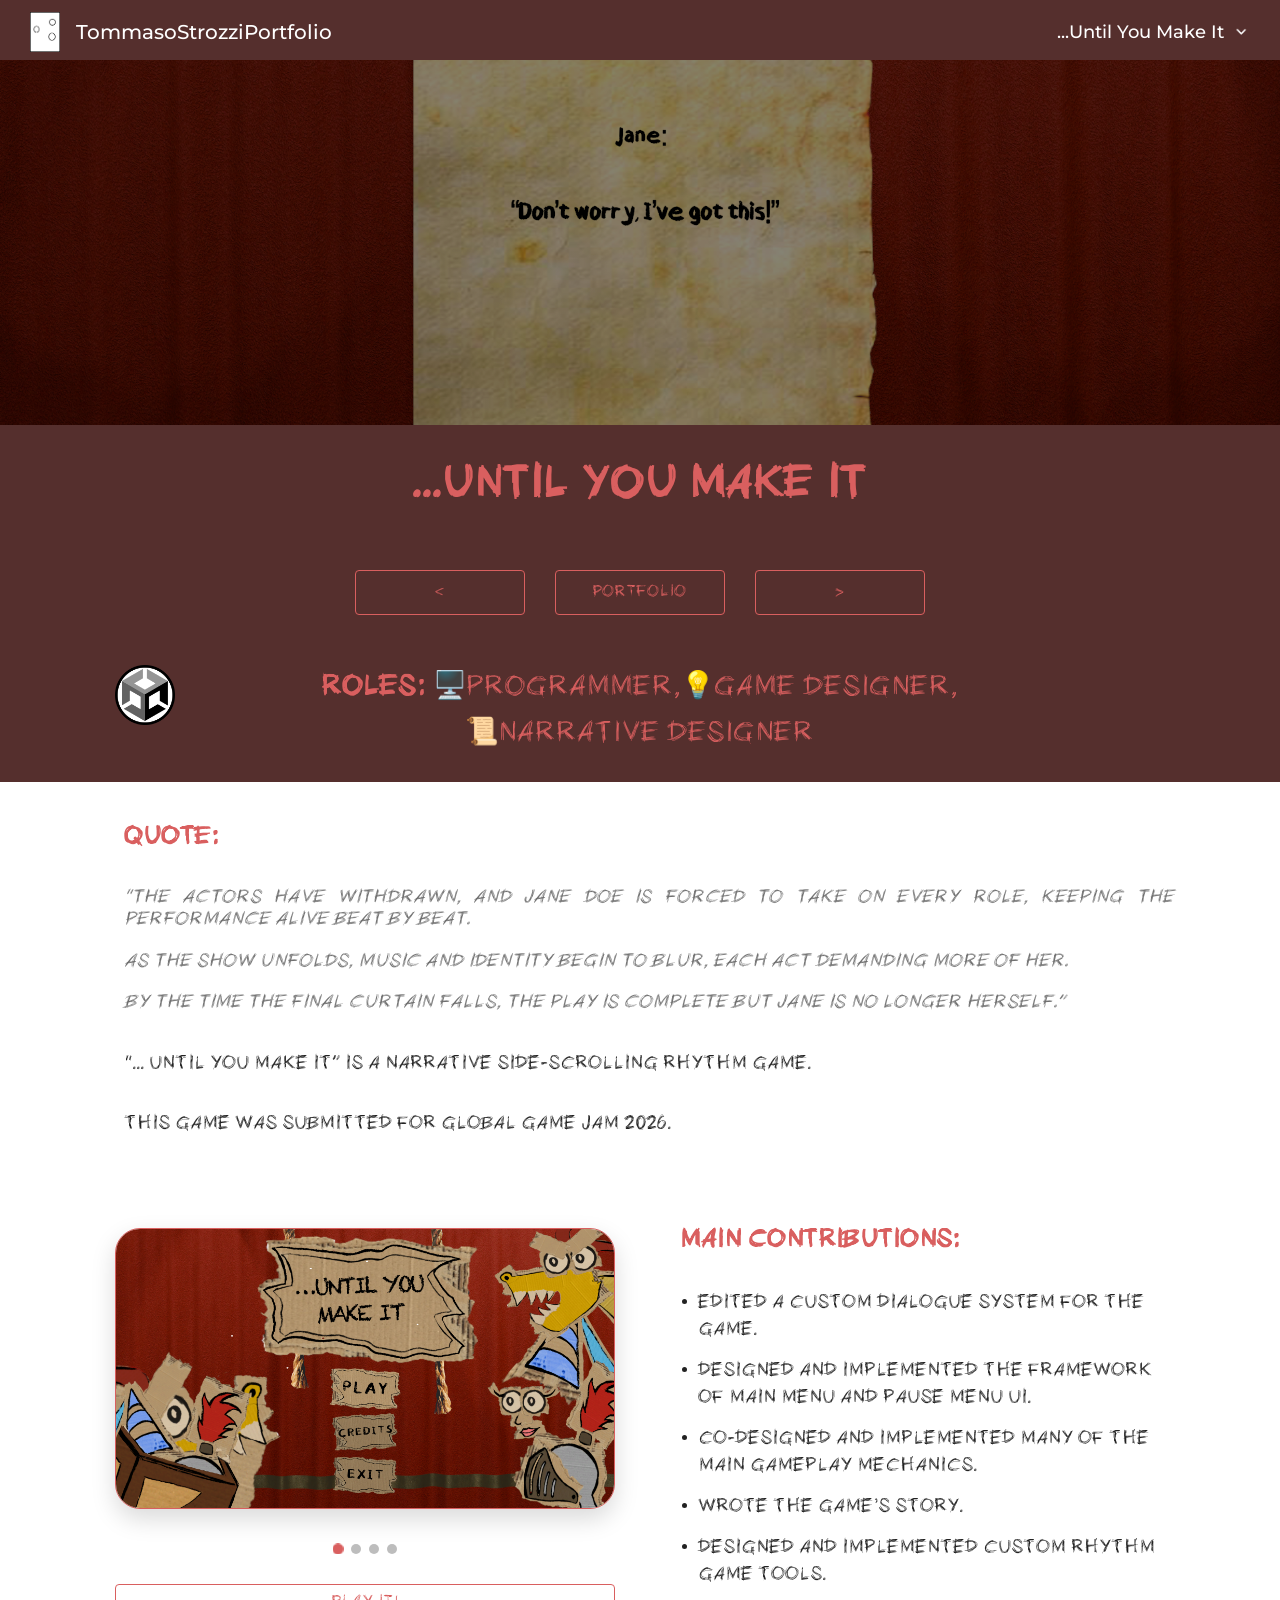
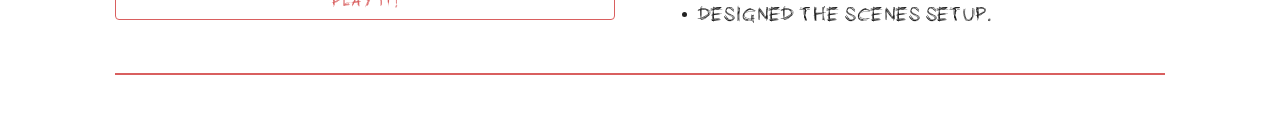
<file: until-you-make-it.html>
<!DOCTYPE html>
<html lang="it">
<head>
    <meta charset="UTF-8">
    <meta name="viewport" content="width=device-width, initial-scale=1.0">

    <title>...Until You Make It</title>
    <link rel="stylesheet" href="css/projectstyle.css">
    <link rel="preconnect" href="https://fonts.googleapis.com">
    <link rel="preconnect" href="https://fonts.gstatic.com" crossorigin>
    <style>
        @font-face {
            font-family: 'PWChalk';
            src: url('fonts/PWChalk.ttf') format('truetype');
        }
    </style>
    <link rel="icon" href="img/U4tnwDA - Imgur.png" type="image/jpeg">
</head>

<body style="
  --color-bg: #552F2D;
  --color-accent: #D95F5F;
  --color-accent-dark: #B84D4D;
  --color-text: #222222;
  --font-main: 'PWChalk', cursive;
  --hero-image: url('../img/lQ4Dxjn - Imgur.png');
">
    <!-- HEADER -->
    <header class="header">
        <div class="logo">
            <img src="img/Wj6mNnL - Imgur.png" alt="Logo" class="logo-img">
            TommasoStrozziPortfolio
        </div>
        <div class="menu">
            <span class="menu-title">
                ...Until You Make It
                <img src="img/wrdDKF8 - Imgur.png" alt="Arrow Icon" class="menu-arrow">
            </span>
            <ul class="dropdown">
                <li><a href="index.html">Portfolio</a></li>
                <li><a href="straight-thoughts.html">Straight Thoughts</a></li>
                <li><a href="a-mannequin-tale.html">A Mannequin Tale</a></li>
                <li><a href="handys-wander.html">Handy's Wander</a></li>
                <li><a href="fuga-da-cagna.html">Fuga Da Cag'Na</a></li>
                <li><a href="gloom-district.html">Gloom District</a></li>
            </ul>
        </div>
    </header>

    <!-- HERO -->
    <section class="hero-spacer"></section>

    <section class="hero-banner">
        <div class="container">
            <div class="hero-content">
                <div class="hero-title-box">
                    <h1 class="hero-title">...Until You Make It</h1>
                </div>
                <div class="hero-nav">
                    <a href="a-mannequin-tale.html">&#60;</a>
                    <a href="index.html">Portfolio</a>
                    <a href="handys-wander.html">&#62;</a>
                </div>

                <div class="roles-row">
                    <img src="img/ko8rBDe - Imgur.png" alt="Logo progetto" class="roles-logo">
                    <p class="roles-text">
                        <strong>Roles:</strong>
                        🖥️Programmer,💡Game Designer,<br />📜Narrative Designer
                    </p>
                </div>
            </div>
        </div>
    </section>

    <!-- CONTENT -->
    <section class="project-section">
        <div class="container">

            <section class="overview-section">
                <h2 class="section-title">Quote:</h2>
                <p class="overview-quote">
                    “The actors have withdrawn, and Jane Doe is forced to take on every role, keeping the performance alive beat by beat.
                </p>
                <p class="overview-quote">
                    As the show unfolds, music and identity begin to blur, each act demanding more of her.
                </p>
                <p class="overview-quote">
                    By the time the final curtain falls, the play is complete but Jane is no longer herself.”
                </p>
                <br />
                <br />
                <p class="overview-text">
                    “... until you make it” is a narrative side-scrolling rhythm game.
                </p>
                <br />
                <br />
                <p class="overview-text">
                    This game was submitted for Global Game Jam 2026.
                </p>
            </section>

            <section class="content-preview">
                <div class="portfolio-content">

                    <div class="carousel-box">
                        <div class="carousel" id="portfolioCarousel">
                            <div class="carousel-track" id="carouselTrack">
                                <div class="carousel-slide">
                                    <img src="img/V6uOG61 - Imgur.png">
                                </div>
                                <div class="carousel-slide">
                                    <img src="img/lQ4Dxjn - Imgur.png">
                                </div>
                                <div class="carousel-slide">
                                    <img src="img/hx2s975 - Imgur.png">
                                </div>
                                <div class="carousel-slide">
                                    <img src="img/ltZos96 - Imgur.png">
                                </div>
                            </div>

                            <button class="carousel-arrow prev" id="prevSlide" aria-label="Immagine precedente">&#10094;</button>
                            <button class="carousel-arrow next" id="nextSlide" aria-label="Immagine successiva">&#10095;</button>

                        </div>

                        <div class="carousel-caption" id="carouselCaption">...Until You Make It</div>

                        <div class="carousel-dots" id="carouselDots">
                            <span class="carousel-dot active" data-slide="0"></span>
                            <span class="carousel-dot" data-slide="1"></span>
                            <span class="carousel-dot" data-slide="2"></span>
                            <span class="carousel-dot" data-slide="3"></span>
                        </div>
                        <a href="https://bexyyz.itch.io/until-you-make-it" class="play-btn" target="_blank">Play it!</a>
                    </div>

                    <div class="text-column">
                        <h2 class="contribution-title">Main contributions:</h2>
                        <ul class="contribution-list">
                            <li>Edited a custom dialogue system for the game.</li>
                            <li>Designed and implemented the framework of main menu and pause menu UI.</li>
                            <li>Co-designed and implemented many of the main gameplay mechanics.</li>
                            <li>Wrote the game’s story.</li>
                            <li>Designed and implemented custom rhythm game tools.</li>
                            <li>Designed the scenes setup.</li>
                        </ul>
                    </div>

                </div>
            </section>

            <hr class="section-divider">
        </div>
    </section>
    <div id="carouselModal" class="carousel-modal">

        <button class="modal-arrow prev" id="modalPrev">❮</button>

        <div class="modal-content">
            <img id="modalImage" class="modal-image" />
        </div>

        <button class="modal-arrow next" id="modalNext">❯</button>
    </div>
    <script src="js/script.js"></script>
</body>
</html>
</file>
<file: css/style.css>
﻿/* -------------------- IMPORT FONT -------------------- */
@import url('https://fonts.googleapis.com/css2?family=Montserrat:wght@600;700&family=Poppins:wght@300;400;500&display=swap');

html, body {
    padding-top: 20px;
    background: #FFF3EC;
    font-family: 'Poppins', sans-serif;
    color: #898989;
}

/* -------------------- HEADER -------------------- */
.header {
    display: flex;
    justify-content: space-between;
    align-items: center;
    font-family: 'Montserrat', sans-serif;
    padding: 12px 30px 8px 30px;
    background: #FFF3EC;
    font-size: 20px;
    position: fixed;
    top: 0;
    left: 0;
    width: 100%;
    z-index: 2000;
    box-sizing: border-box;
}

/* -------------------- LOGO -------------------- */
.logo {
    display: flex;
    align-items: center;
    gap: 16px;
    font-size: 20px;
    font-weight: normal;
    color: #000000;
}

.logo-img {
    height: 40px;
    width: auto;
}

/* -------------------- MENU -------------------- */
.menu {
    position: relative;
    z-index: 1100;
    display: inline-flex;
    justify-content: center;
    flex-direction: column;
    align-items: center;
    text-align: center;
}

.menu-title {
    display: inline-flex;
    align-items: center;
    justify-content: center;
    gap: 8px;
    font-weight: 500;
    font-size: 18px;
    color: #000000;
    cursor: pointer;
    transition: color 0.3s ease;
    text-align: center;
    white-space: nowrap;
}

.menu:hover .menu-title {
    font-weight: 500; 
    color: #ffffff;
}

.menu .dropdown {
    display: none;
    position: absolute;
    top: 100%;
    transform: translateX(10%);
    background-color: #EB7831;
    list-style: none;
    margin: 0;
    padding: 0;
    border-radius: 10px;
    min-width: 240px;
    overflow: hidden;
    z-index: 1200;
    box-shadow: 0 8px 20px rgba(0, 0, 0, 0.18);
    text-align: center;
}

    .menu .dropdown li {
        padding: 0;
    }

        .menu .dropdown li a {
            color: #ffffff;
            text-decoration: none;
            display: block;
            width: 100%;
            padding: 11px 20px; 
            box-sizing: border-box;
            transition: background 0.3s ease, color 0.3s ease;
            text-align: center;
            white-space: nowrap; 
            font-weight: 500;
        }

        .menu .dropdown li:hover a {
            background-color: #9C6F1A;
            color: #000000;
            font-weight: 700;
        }

.menu:hover .dropdown {
    display: block;
}

.menu-arrow {
    width: 18px;
    height: 18px;
    object-fit: contain;
    display: inline-block;
    transition: transform 0.3s ease, filter 0.3s ease;

}

.menu:hover .menu-arrow {
    transform: rotate(180deg);
    filter: brightness(0) invert(1);
}

/* -------------------- HERO -------------------- */
.hero {
    display: flex;
    justify-content: space-between;
    padding: 20px 40px 0px 40px;
}

/* -------------------- ABOUT -------------------- */
.about {
    width: 56%;
    padding: 5px;
    align-items: center;
}

    .about h2 {
        text-align: center;
        color: #EB7831;
        font-family: 'Montserrat', sans-serif;
        font-size: 32px;
    }

    .about p {
        text-align: justify;
        font-size: 16px;
        line-height: 1.5;
    }

/* -------------------- TITLE -------------------- */
.title {
    width: 40%;
    text-align: center;
    display: flex;
    flex-direction: column;
    padding: 25px 0px 0px 0px;
}

    .title h1 {
        color: #EB7831;
        font-family: 'Montserrat', sans-serif;
        font-size: 48px;
        letter-spacing: 1.5px;
        margin: 0;
    }

    .title p {
        font-family: 'Poppins', sans-serif;
        font-size: 24px;
        margin-top: 30px;
    }

/* -------------------- CONTACT -------------------- */
.contact {
    display: flex;
    justify-content: space-between;
    align-items: center;
    padding: 20px 40px;
    font-size: 16px;
}

    .contact p {
        margin: 0px 0;
    }

.info-wrapper {
    display: flex;
    align-items: center;
    gap: 15px;
}

    .info-wrapper a {
        display: inline-block;
    }

.extra-icon {
    height: 65px;
    width: auto;
    transition: transform 0.3s ease;
    cursor: pointer;
}

    .extra-icon:hover {
        transform: scale(1.2);
    }

.btn {
    font-size: 16px;
    width: 40%;
    padding: 5px 30px;
    border: 1px solid #EB7831;
    background: transparent;
    color: #EB7831;
    font-family: 'Poppins';
    cursor: pointer;
    border-radius: 8px;
    transition: transform 0.25s ease, background 0.3s ease, color 0.3s ease, box-shadow 0.3s ease;
    will-change: transform;
}

    .btn:hover {
        background: #EB7831;
        color: white;
        transform: scale(1.06);
        box-shadow: 0 8px 20px rgba(235, 120, 49, 0.25);
    }

    .btn:active {
        transform: scale(0.97);
    }

/* -------------------- SHOWCASE SECTION -------------------- */
.showcase-section {
    background: white;
    padding: 0px 0 30px 0;
}

    .showcase-section h2 {
        text-align: center;
        color: #EB7831;
        font-family: 'Montserrat', sans-serif;
        font-size: 32px;
        margin: 0 0 30px 0;
    }

/* -------------------- PROFICIENCY -------------------- */
.proficiency-wrapper h2 {
    text-align: center;
    color: #EB7831;
    font-family: 'Montserrat', sans-serif;
    font-size: 40px;
    margin: 0;
    padding: 40px 0 20px 0;
}

/* -------------------- SOFTWARE SLIDER -------------------- */
.proficiency-wrapper {
    overflow: hidden;
}

.software-slider {
    position: relative;
    width: 100%;
    overflow: hidden;
    margin: 10px 0 30px 0;
    user-select: none;
    -webkit-user-select: none;
    touch-action: pan-y;
    padding: 18px 0;
    cursor: default; 
    
    -webkit-mask-image: linear-gradient(to right,
        transparent 0%,
        black 10%,
        black 90%,
        transparent 100%
    );
    mask-image: linear-gradient(to right,
        transparent 0%,
        black 10%,
        black 90%,
        transparent 100%
    );
}

.software-track {
    display: flex;
    align-items: center;
    gap: 22px;
    width: max-content;
    will-change: transform;
}

.software-item {
    flex: 0 0 auto;
    width: 120px;
    height: 120px;
    border-radius: 18px;
    background: #ffffff;
    display: flex;
    align-items: center;
    justify-content: center;
    padding: 14px;
    transition: transform 0.3s ease, box-shadow 0.3s ease;
}

    .software-item img {
        width: 100%;
        height: 100%;
        object-fit: contain;
        display: block;
        transition: transform 0.3s ease, filter 0.3s ease;
    }

.software-slider:hover .software-item:not(:hover) {
    transform: scale(0.96);
    opacity: 0.9;
}

.software-slider,
.software-track,
.software-item,
.software-item img {
    -webkit-user-drag: none;
    user-drag: none;
}

    .software-item img {
        pointer-events: none;
        user-select: none;
        -webkit-user-select: none;
    }
/* -------------------- PORTFOLIO -------------------- */
.portfolio-preview h2 {
    text-align: center;
    color: #EB7831;
    font-family: 'Montserrat', sans-serif;
    font-size: 40px;
    letter-spacing: 1px;
    padding: 40px 0 35px 0;
}

.portfolio-content {
    display: grid;
    grid-template-columns: 2.5fr 0.825fr;
    align-items: flex-start;
    width: 95%;
    padding-left: 45px;
    padding-bottom: 50px;
}

/* -------------------- CAROUSEL -------------------- */
.carousel-box {
    width: 95%;
    display: flex;
    flex-direction: column;
    align-items: center;
    justify-content: flex-end;
}

.carousel {
    position: relative;
    width: 100%;
    aspect-ratio: 16 / 9;
    overflow: hidden;
    border: 1px solid #EB7831;
    border-radius: 25px;
    box-shadow: 0 10px 25px rgba(0,0,0,0.15);
    background: #f2f2f2;
    touch-action: pan-y;
}

    .carousel:active {
        cursor: grabbing;
    }

.carousel-track {
    display: flex;
    width: 100%;
    height: 100%;
    transition: transform 0.55s ease;
    will-change: transform;
}

    .carousel-track.dragging {
        transition: none;
    }

.carousel-slide {
    width: 100%;
    min-width: 100%;
    height: 100%;
    min-height: 100%;
    flex: 0 0 100%;
    position: relative;
    overflow: hidden;
}

    .carousel-slide img {
        width: 100%;
        height: 100%;
        object-fit: cover;
        object-position: center;
        display: block;
    }

    .carousel-slide img {
        -webkit-user-drag: none;
        user-drag: none;
        user-select: none;
        -webkit-user-select: none;
        pointer-events: auto;
    }

.carousel-caption {
    text-align: center;
    font-size: 13px;
    margin-top: 10px;
    color: #898989;
}

.carousel-dots {
    display: flex;
    justify-content: center;
    gap: 8px;
    margin-top: 8px;
}

.carousel-dot {
    width: 10px;
    height: 10px;
    border-radius: 50%;
    background: #D9D9D9;
    cursor: pointer;
    transition: background 0.3s ease, transform 0.3s ease;
}

    .carousel-dot.active {
        background: #EB7831;
        transform: scale(1.1);
    }

.carousel-arrow {
    position: absolute;
    top: 50%;
    transform: translateY(-50%);
    z-index: 10;
    width: 44px;
    height: 44px;
    border: none;
    border-radius: 50%;
    background: rgba(255, 243, 236, 0.88);
    color: #EB7831;
    font-size: 28px;
    line-height: 1;
    cursor: pointer;
    transition: background 0.3s ease, color 0.3s ease, transform 0.3s ease, opacity 0.3s ease;
    opacity: 0;
    pointer-events: none;
}

.carousel-box:hover .carousel-arrow {
    opacity: 1;
    pointer-events: auto;
}

.carousel-arrow:hover {
    background: #EB7831;
    color: #ffffff;
}


    .carousel-arrow.prev {
        left: 14px;
    }

    .carousel-arrow.next {
        right: 14px;
    }

.carousel-arrow:hover {
    transform: translateY(-50%) scale(1.15);
}

.carousel-modal {
    position: fixed;
    inset: 0;
    display: flex;
    align-items: center;
    justify-content: center;
    background: rgba(0,0,0,0);
    opacity: 0;
    pointer-events: none;
    backdrop-filter: blur(6px);
    transition: 0.35s ease;
    z-index: 99999;
}

    .carousel-modal.active {
        background: rgba(0,0,0,0.95);
        opacity: 1;
        pointer-events: auto;
    }

/* 👇 QUESTO è il contenuto vero */
.modal-content {
    position: relative;
    display: flex;
    align-items: center;
    justify-content: center;
    max-width: 90vw;
    max-height: 90vh;
}

/* immagine */
.modal-image {
    max-width: 90vw;
    max-height: 85vh;
    object-fit: contain;
    border-radius: 16px;
    box-shadow: 0 20px 60px rgba(0,0,0,0.6);
}

/* X */
.close-modal {
    position: absolute;
    top: 18px;
    right: 18px;
    font-size: 42px;
    color: white;
    cursor: pointer;
    z-index: 100001;
}

/* FRECCE - FIX RESPONSIVE */
.modal-arrow {
    position: absolute;
    top: 50%;
    transform: translateY(-50%);
    width: 52px;
    height: 52px;
    border-radius: 50%;
    border: none;
    background: rgba(255, 243, 236, 0.92);
    color: #EB7831;
    font-size: 28px;
    cursor: pointer;
    transition: 0.25s;
    z-index: 100001;
}

.modal-arrow:hover {
    background: #EB7831;
    color: white;
    transform: translateY(-50%) scale(1.1);
}

.modal-arrow.prev {
    left: 24px;
}

.modal-arrow.next {
    right: 24px;
}  

/* ==================== CAROUSEL HOVER ZOOM ==================== */
.carousel {
    transition: transform 0.35s ease, box-shadow 0.35s ease;
    will-change: transform;
}

    .carousel:hover {
        transform: scale(1.03);
        box-shadow: 0 18px 40px rgba(0, 0, 0, 0.25);
        z-index: 5;
    }

/* -------------------- PORTFOLIO TEXT -------------------- */
.portfolio-text {
    width: 90%;
    display: flex;
    flex-direction: column;
    justify-content: flex-start;
    align-items: flex-start;
}

    .portfolio-text p {
        margin-top: 0;
        margin-bottom: 20px;
        text-align: justify;
        font-size: 19px;
        line-height: 1.25;
        color: #000000;
    }

/* -------------------- RESPONSIVE -------------------- */
@media (max-width: 1200px) {
    .software-grid {
        grid-template-columns: repeat(6, 1fr);
    }
}

@media (max-width: 900px) {
    .container {
        width: 88%;
    }

    .portfolio-content {
        grid-template-columns: 1fr;
    }

    .software-grid {
        grid-template-columns: repeat(4, 1fr);
    }
}

@media (max-width: 600px) {
    .software-grid {
        grid-template-columns: repeat(3, 1fr);
    }

    .showcase-section h2 {
        font-size: 26px;
    }
}

/* -------------------- CARD -------------------- */

.projects h2 {
    text-align: center;
    color: #EB7831;
    font-family: 'Montserrat', sans-serif;
    font-size: 40px;
    letter-spacing: 1px;
    margin: 0;
    padding: 0px 0 20px 0;
}

.card-wrapper {
    display: block;
    padding: 16px;
    text-decoration: none;
}

.card {
    position: relative;
    width: 100%;
    aspect-ratio: 16 / 9;
    overflow: hidden;
    border-radius: 25px;
    border: 1px solid #EB7831;
    box-shadow: 0 8px 20px rgba(0,0,0,0.12);
    transition: transform 0.35s ease, box-shadow 0.35s ease;
    container-type: inline-size;
    will-change: transform;
}

    .card a {
        -webkit-user-drag: none;
        user-drag: none;
    }

    .card:hover {
        transform: translateY(-6px) scale(1.03);
        box-shadow: 0 14px 30px rgba(0,0,0,0.18);
    }

    .card img {
        width: 100%;
        height: auto;
        display: block;
        transition: transform 0.4s ease, filter 0.4s ease;
    }

    .card:hover img {
        transform: scale(1.08);
        filter: brightness(0.85);
    }

.overlay {
    position: absolute;
    inset: 0;
    background: rgba(255,243,236,0);
    display: flex;
    justify-content: center;
    align-items: center;
    transition: background 0.4s ease;
    padding: 16px;
    text-align: center;
}

    .overlay span {
        color: #EB7831;
        font-size: 26px;
        font-family: 'Montserrat', sans-serif;
        font-weight: 700;
        letter-spacing: clamp(1px, 0.35cqw, 2px);
        line-height: 1.15;
        text-transform: uppercase;
        opacity: 0;
        transition: opacity 0.4s ease;
    }

.card:hover .overlay {
    background: rgba(255,243,236,0.9);
}

    .card:hover .overlay span {
        opacity: 1;
    }

/* =========================
   SLIDER
========================= */

.cards-slider {
    width: 80%;
    margin: 0 auto;
    overflow: hidden;
    position: relative;
    -webkit-mask-image: linear-gradient( to right, transparent 0%, black 10%, black 90%, transparent 100% );
    mask-image: linear-gradient( to right, transparent 0%, black 10%, black 90%, transparent 100% );
    cursor: grab;
    /* 🔥 FIX IMPORTANTISSIMO */
    touch-action: pan-y; /* permette scroll verticale ma non rompe drag orizzontale */
}

.cards-track {
    display: flex;
    gap: 24px;
    align-items: stretch;
    will-change: transform;
    /* 🔥 FIX: evita selezione testo/immagini durante drag */
    user-select: none;
    -webkit-user-select: none;
}

    .cards-track.dragging {
        cursor: grabbing;
    }

.card-wrapper {
    flex: 0 0 300px;
    transition: transform 0.35s ease, opacity 0.35s ease;
}

.cards-slider .overlay span {
    font-size: 18px;
    letter-spacing: 0.5px;
    line-height: 1.2;
    padding: 0 10px;
}

/* 🔥 FIX: evita blocco click da overlay */
.overlay {
    pointer-events: none;
}

/* 🔥 BLOCCA DRAG NATIVO IMMAGINI */
.cards-track img {
    -webkit-user-drag: none;
    user-select: none;
    pointer-events: none;
}

.card-wrapper,
.card-wrapper a,
.card {
    -webkit-user-drag: none;
    user-select: none;
}

    /* 🔥 blocca drag nativo su link */
    .card-wrapper a {
        pointer-events: auto;
    }
    .cards-track {
    touch-action: pan-y;
    pointer-events: auto;
}

.card-wrapper a {
    position: relative;
    z-index: 2;
}

/* RESPONSIVE */
@media (max-width: 1910px) {
    .card-wrapper {
        flex: 0 0 280px;
    }

    .cards-slider .overlay span {
        font-size: clamp(12px, 6cqw, 16px);
    }
}

@media (max-width: 1024px) {
    .card-wrapper {
        flex: 0 0 230px;
    }

    .cards-slider .overlay span {
        font-size: 12px;
    }
}

@media (max-width: 768px) {
    .cards-slider {
        width: 92%;
    }

    .cards-track {
        gap: 14px;
    }

    .card-wrapper {
        flex: 0 0 80%;
    }

    .cards-slider .overlay span {
        font-size: clamp(12px, 6cqw, 22px);
    }
}

/* -------------------- GRID -------------------- */
.card-grid {
    display: grid;
    grid-template-columns: repeat(6, 1fr);
    gap: 20px;
    padding: 20px;
}

#card1, #card2 {
    grid-column: span 3;
}

#card3, #card4, #card5 {
    grid-column: span 2;
}

#card6 {
    grid-column: 3 / span 2;
}

/* -------------------- PROJECTS -------------------- */
.projects {
    background: white;
    padding-top: 0px;
}

.container {
    width: 64%;
    margin: 0 auto;
}

hr {
    border: none;
    border-top: 2px solid #EB7831;
    margin: 10px 40px;
}

/* -------------------- FIX GENERALI -------------------- */
* {
    box-sizing: border-box;
}

body {
    margin: 0;
}

img {
    max-width: 100%;
    height: auto;
}

.card-wrapper {
    display: block;
    padding: 16px;
    text-decoration: none;
}

/* =========================================
   2) DESKTOP INTERMEDIO
   1910 -> 1024
   ========================================= */
@media (max-width: 1910px) {
    .container {
        width: min(86%, 1200px);
    }

    .header {
        padding: 12px 24px 8px 24px;
    }

    .logo {
        gap: 14px;
        font-size: clamp(18px, 1vw, 20px);
    }

    .menu-title {
        font-size: clamp(16px, 0.95vw, 18px);
    }

    .title h1,
    .hero-title {
        font-size: clamp(42px, 3vw, 48px);
    }

    .title p {
        font-size: clamp(21px, 1.6vw, 24px);
    }

    .about p,
    .portfolio-text p,
    .overview-text,
    .overview-quote,
    .contribution-list li {
        font-size: clamp(17px, 1.05vw, 19px);
    }

    .portfolio-content {
        gap: clamp(20px, 2vw, 28px);
    }

    .card-grid {
        gap: 18px;
    }

    .overlay {
        padding: 16px;
    }

        .overlay span {
            font-size: clamp(12px, 6cqw, 25px);
            letter-spacing: 1px;
            text-align: center;
            padding: 0 12px;
        }

    .cards-slider {
        width: 92%;
    }

    .cards-track {
        gap: 14px;
    }

    /* -------------------- TABLET -------------------- */
    @media (max-width: 1024px) {
        .container {
            width: 88%;
            align-items: center;
        }

        .carousel-box {
            width: 100%;
        }

        .hero {
            gap: 30px;
        }

        .title h1 {
            font-size: 40px;
        }

        .title p {
            font-size: 22px;
        }

        .software-item {
            width: 100px;
            height: 100px;
            padding: 12px;
        }

        .portfolio-content {
            display: flex;
            flex-direction: column;
            width: 100%;
            padding-left: 0;
            padding-bottom: 30px;
            gap: 20px;
        }

        .portfolio-text {
            width: 100%;
            align-items: center;
        }

            .portfolio-text p {
                text-align: center;
            }

        .card-grid {
            grid-template-columns: repeat(2, 1fr);
        }

        #card1, #card2, #card3, #card4, #card5, #card6 {
            grid-column: span 1;
        }
    }

    /* -------------------- MOBILE -------------------- */
    @media (max-width: 768px) {
        html, body {
            padding-top: 0;
        }

        body {
            background: #FFF3EC;
        }

        .container {
            width: 92%;
        }

        /* HEADER */
        .header {
            position: static;
            flex-direction: column;
            gap: 12px;
            padding: 18px 16px 14px 16px;
            text-align: center;
        }

        .logo {
            justify-content: center;
            gap: 10px;
            font-size: 17px;
            flex-wrap: wrap;
        }

        .logo-img {
            height: 34px;
        }

        .menu {
            width: 100%;
        }

        .menu-title {
            font-size: 16px;
        }

        .menu .dropdown {
            position: static;
            transform: none;
            margin-top: 8px;
            min-width: unset;
            width: 100%;
            border-radius: 12px;
        }

        /* HERO */
        .hero {
            display: flex;
            flex-direction: column;
            padding: 20px 0 0 0;
            gap: 12px;
        }

        .title {
            order: 1;
            width: 100%;
            padding: 0;
            text-align: center;
        }

            .title h1 {
                font-size: 34px;
                line-height: 1.1;
                letter-spacing: 1px;
            }

            .title p {
                margin-top: 10px;
                font-size: 20px;
            }

        .about {
            order: 2;
            width: 100%;
            padding: 0;
        }

            .about h2 {
                font-size: 26px;
                margin-bottom: 14px;
            }

            .about p {
                font-size: 15px;
                line-height: 1.7;
                text-align: left;
            }

        /* CONTACT */
        .contact {
            flex-direction: column;
            align-items: center;
            text-align: center;
            gap: 18px;
            padding: 18px 0 24px 0;
        }

        .info-wrapper {
            flex-direction: column;
            gap: 12px;
        }

        .extra-icon {
            height: 72px;
        }

        .info {
            text-align: center;
        }

            .info p {
                font-size: 15px;
                line-height: 1.6;
            }

        .btn {
            width: 100%;
            max-width: 280px;
            padding: 12px 20px;
            font-size: 16px;
        }

        /* SECTIONS */
        .showcase-section,
        .projects {
            padding-top: 0;
        }

            .showcase-section h2,
            .proficiency-wrapper h2,
            .portfolio-preview h2 {
                font-size: 28px;
                padding: 24px 0 18px 0;
                margin-bottom: 10px;
            }

        hr {
            margin: 12px 0;
        }

        .software-item {
            width: 82px;
            height: 82px;
            padding: 10px;
            border-radius: 14px;
        }

        .software-track {
            gap: 14px;
        }

        .software-item img {
            width: 58px;
            height: 58px;
        }

        .carousel-box {
            width: 100%;
        }

        .carousel {
            border-radius: 18px;
        }

        .carousel-caption {
            font-size: 14px;
            margin-top: 12px;
        }

        .carousel-dots {
            margin-top: 10px;
        }

        .carousel-arrow {
            width: 38px;
            height: 38px;
            font-size: 22px;
        }

            .carousel-arrow.prev {
                left: 8px;
            }

            .carousel-arrow.next {
                right: 8px;
            }

        .portfolio-text {
            width: 100%;
            align-items: center;
        }

            .portfolio-text p {
                font-size: 16px;
                line-height: 1.6;
                text-align: left;
                margin-bottom: 14px;
            }

        /* CARDS */
        .card-grid {
            grid-template-columns: 1fr;
            gap: 18px;
            padding: 10px 0 30px 0;
        }

        #card1, #card2, #card3, #card4, #card5, #card6 {
            grid-column: auto;
        }

        .card {
            border-radius: 18px;
        }

        .overlay span {
            font-size: 20px;
            letter-spacing: 1px;
            text-align: center;
            padding: 0 12px;
        }

        .card-wrapper {
            flex: 0 0 85%;
        }
    }

    /* -------------------- SMALL MOBILE -------------------- */
    @media (max-width: 480px) {
        .logo {
            font-size: 15px;
        }

        .title h1 {
            font-size: 29px;
        }

        .title p {
            font-size: 18px;
        }

        .about h2,
        .showcase-section h2,
        .proficiency-wrapper h2,
        .portfolio-preview h2 {
            font-size: 24px;
        }

        .about p,
        .portfolio-text p,
        .info p {
            font-size: 14px;
        }

        .software-item {
            width: 72px;
            height: 72px;
            padding: 8px;
        }

            .software-item img {
                width: 54px;
                height: 54px;
            }

        .carousel-arrow {
            width: 34px;
            height: 34px;
            font-size: 20px;
        }

        .btn {
            font-size: 15px;
        }

        .overlay span {
            font-size: 18px;
        }
    }
}
</file>
<file: css/projectstyle.css>
﻿@import url('https://fonts.googleapis.com/css2?family=Montserrat:wght@600;700&family=Poppins:wght@300;400;500&display=swap');

/* -------------------- BASE -------------------- */
html, body {
    margin: 0;
    padding: 0;
    font-family: var(--font-main);
}

body {
    background: transparent;
    color: var(--color-text, #222222);
    position: relative;
}

    body::before {
        content: "";
        position: fixed;
        top: 0;
        left: 0;
        width: 100%;
        height: 47.27vh;
        background-image: linear-gradient(rgba(0, 0, 0, 0.4), rgba(0, 0, 0, 0.4)), var(--hero-image);
        background-position: center center;
        background-size: cover;
        background-repeat: no-repeat;
        z-index: 0;
        filter: blur(0.5px);
        pointer-events: none;
    }

.header,
.hero-banner,
.project-section {
    position: relative;
    z-index: 1;
}
    /* se NON c'è color-hero-text → freccia bianca */
    body:not([style*="--color-hero-text"]) .menu-arrow {
        filter: brightness(0) invert(1);
    }

.container {
    width: 60.5%;
    margin: 0 auto;
    text-transform: uppercase;
}

/* -------------------- HEADER -------------------- */
.hero-spacer {
    height: 47.25vh;
}

.header {
    display: flex;
    justify-content: space-between;
    font-family: "Montserrat", sans-serif;
    align-items: center;
    padding: 12px 30px 8px 30px;
    background: var(--color-bg, #1E1B4B);
    color: var(--color-hero-text, #ffffff);
    font-size: 20px;
    position: fixed;
    top: 0;
    left: 0;
    width: 100%;
    z-index: 2000;
    box-sizing: border-box;
    transition: background-color 0.35s ease;
}

    .header.transparent {
        background-color: rgba(30, 27, 75, 0); /* stesso colore ma trasparente */
    }

.logo {
    display: flex;
    align-items: center;
    gap: 16px;
    font-size: 20px;
    font-weight: 500;
    color: var(--color-hero-text, #ffffff);
}

.logo-img {
    height: 40px;
    width: auto;
    display: block;
}

/* -------------------- MENU -------------------- */
.menu {
    position: relative;
    z-index: 1100;
    display: inline-flex;
    justify-content: center;
    flex-direction: column;
    align-items: center;
    text-align: center;
}

.menu-title {
    display: inline-flex;
    align-items: center;
    justify-content: center;
    gap: 8px;
    font-weight: 500;
    font-size: 18px;
    color: var(--color-hero-text, #ffffff);
    cursor: pointer;
    transition: color 0.3s ease;
    text-align: center;
    white-space: nowrap;
}

.menu:hover .menu-title {
    color: #000000;
    font-weight: 500;
}

.menu .dropdown {
    display: none;
    position: absolute;
    top: 100%;
    transform: translateX(10%);
    background-color: var(--color-accent, #FF4DA6);
    list-style: none;
    margin: 0;
    padding: 0;
    border-radius: 10px;
    min-width: 240px;
    overflow: hidden;
    z-index: 1200;
    box-shadow: 0 8px 20px rgba(0, 0, 0, 0.18);
    text-align: center;
}

    .menu .dropdown li {
        padding: 0;
    }

        .menu .dropdown li a {
            color: var(--color-hero-text, #ffffff);
            text-decoration: none;
            display: block;
            width: 100%;
            padding: 10px 20px;
            box-sizing: border-box;
            transition: background 0.3s ease, color 0.3s ease;
            text-align: center;
            white-space: nowrap;
            font-weight: 500;
        }

        .menu .dropdown li:hover a {
            background-color: var(--color-accent-dark, #D63D84);
            color: #000000;
            font-weight: 700;
        }

.menu:hover .dropdown {
    display: block;
}

.menu-arrow {
    width: 18px;
    height: 18px;
    object-fit: contain;
    display: inline-block;
    transition: transform 0.3s ease, filter 0.3s ease;
    filter: none; /* default: nera */
}

.menu:hover .menu-arrow {
    transform: rotate(180deg);
    filter: brightness(0);
}


/* -------------------- HERO -------------------- */
.hero-banner {
    background: var(--color-bg, #1C1D57);
    color: var(--color-hero-text, var(--color-accent, #F0579E));
    padding: 10px 0 25px 0;
    position: relative;
    z-index: 2;
}

.hero-content {
    text-align: center;
}

.hero-title-box {
    margin: 25px;
    align-items: flex-start; /* verticale in alto */
    min-height: 80px;
}

.hero-title {
    margin: 0;
    font-size: 48px;
    font-weight: 700;
    color: var(--color-hero-text, var(--color-accent, #FF4DA6));
}

.hero-nav {
    display: flex;
    justify-content: center;
    gap: 30px;
    margin: 30px 0 50px 0;
}

    .hero-nav a,
    .hero-nav button {
        display: flex;
        align-items: center; /* centro verticale */
        justify-content: center; /* centro orizzontale */

        min-width: 170px;
        min-height: 45px;
        padding: 8px 20px;
        border: 1px solid var(--color-hero-text, var(--color-accent, #FF4DA6));
        background: transparent;
        color: var(--color-hero-text, var(--color-accent, #FF4DA6));
        text-decoration: none;
        border-radius: 4px;
        font-size: 16px;
        cursor: pointer;
        transition: 0.3s;
        box-sizing: border-box;
    }

        .hero-nav a:hover,
        .hero-nav button:hover {
            background: var(--color-hero-text, var(--color-accent, #FF4DA6));
            color: #ffffff;
        }

.roles-row {
    display: flex;
    align-items: baseline;
    justify-content: center;
    flex-wrap: wrap;
    position: relative;
}

.roles-logo {
    position: absolute;
    left: 0;
    height: 70px;
    width: auto;
    object-fit: contain;
}

.roles-text {
    margin: 0;
    width: 76%;
    font-size: 32px;
    line-height: 2;
    color: var(--color-hero-text, var(--color-accent, #FF4DA6));
}

    .roles-text strong {
        font-weight: 700;
    }

@media (max-width: 900px) {
    .roles-row {
        flex-direction: column;
        align-items: center;
        justify-content: center;
    }

    .roles-logo {
        position: static; /* 👈 fondamentale */
        height: 60px;
        margin-bottom: 10px;
    }

    .roles-text {
        width: 100%;
        text-align: center;
    }
}

/* -------------------- MAIN CONTENT -------------------- */
.project-section {
    background: var(--project-bg, #ffffff);
    color: var(--color-text, #222222);
    padding: 20px 0 20px 0;
}

.overview-section {
    margin-bottom: 70px;
    margin-left: 10px;
    width: 100%;
    align-items: center;
    justify-content: center;
}

.section-title {
    font-size: 24px;
    font-weight: 700;
    color: var(--color-accent, #FF4DA6);
    margin-bottom: 35px;
    text-align: justify;
}

.overview-section p {
    margin: 0;
}

.overview-section > p + p {
    margin-top: 19px;
}

.overview-quote {
    font-style: italic;
    text-align: justify;
    line-height: 1.25;
    font-size: 19px;
    color: #6D6D6D;
}

.overview-text {
    font-size: 19px;
    text-align: justify;
    line-height: 1.25;
    color: var(--color-text, #222222);
}

/* -------------------- PROJECT GRID -------------------- */
.portfolio-content {
    display: grid;
    grid-template-columns: minmax(0, 1.05fr) minmax(300px, 0.95fr);
    align-items: center;
}

/* -------------------- CAROUSEL -------------------- */
.carousel-box {
    width: 93%;
    display: flex;
    flex-direction: column;
    align-items: stretch;
    justify-content: flex-start;
}

.carousel {
    position: relative;
    width: 100%;
    aspect-ratio: 16 / 9;
    overflow: hidden;
    border: 1px solid var(--color-accent, #FF4DA6);
    border-radius: 25px;
    box-shadow: 0 10px 25px rgba(0,0,0,0.15);
    background: #f2f2f2;
    touch-action: pan-y;
}

    .carousel:active {
        cursor: grabbing;
    }

.carousel-track {
    display: flex;
    width: 100%;
    height: 100%;
    transition: transform 0.55s ease;
    will-change: transform;
}

    .carousel-track.dragging {
        transition: none;
    }

.carousel-slide {
    width: 100%;
    min-width: 100%;
    height: 100%;
    min-height: 100%;
    flex: 0 0 100%;
    position: relative;
    overflow: hidden;
}
    .carousel-slide img {
        width: 100%;
        height: 100%;
        object-fit: cover;
        object-position: center;
        display: block;
    }

    .carousel-slide img {
        -webkit-user-drag: none;
        user-drag: none;
        user-select: none;
        -webkit-user-select: none;
        pointer-events: auto;
    }

.carousel-dots {
    display: flex;
    justify-content: center;
    gap: 8px;
    margin-top: 35px;
    margin-bottom: 30px;
}

.carousel-dot {
    width: 10px;
    height: 10px;
    border-radius: 50%;
    background: #BDBDBD;
    cursor: pointer;
    transition: background 0.3s ease, transform 0.3s ease;
}

    .carousel-dot.active {
        background: var(--color-accent, #FF4DA6);
        transform: scale(1.1);
    }

.carousel-arrow {
    position: absolute;
    top: 50%;
    transform: translateY(-50%);
    z-index: 10;
    width: 44px;
    height: 44px;
    border: none;
    border-radius: 50%;
    background: rgba(255, 243, 236, 0.88);
    color: var(--color-hero-text, var(--color-accent, #FF4DA6));
    font-size: 26px;
    line-height: 1;
    cursor: pointer;
    transition: background 0.3s ease, color 0.3s ease, transform 0.3s ease, opacity 0.3s ease;
    opacity: 0;
    pointer-events: none;
}

.carousel-box:hover .carousel-arrow {
    opacity: 1;
    pointer-events: auto;
}

.carousel-arrow:hover {
    background: var(--color-hero-text, var(--color-accent, #FF4DA6));
    color: #ffffff;
}

.carousel-arrow.prev {
    left: 14px;
}

.carousel-arrow.next {
    right: 14px;
}

.carousel-modal {
    position: fixed;
    inset: 0;
    display: flex;
    align-items: center;
    justify-content: center;
    background: rgba(0,0,0,0);
    opacity: 0;
    pointer-events: none;
    transition: 0.35s ease;
    z-index: 99999;
}

    .carousel-modal.active {
        background: rgba(0,0,0,0.95);
        opacity: 1;
        pointer-events: auto;
    }

/* 👇 QUESTO è il contenuto vero */
.modal-content {
    position: relative;
    display: flex;
    align-items: center;
    justify-content: center;
    max-width: 90vw;
    max-height: 90vh;
}
/* immagine */
.modal-image {
    max-width: 90vw;
    max-height: 85vh;
    object-fit: contain;
    border-radius: 16px;
    box-shadow: 0 20px 60px rgba(0,0,0,0.6);
}

/* X */
.close-modal {
    position: absolute;
    top: 18px;
    right: 18px;
    font-size: 42px;
    color: white;
    cursor: pointer;
    z-index: 100001;
}

/* FRECCE - FIX RESPONSIVE */
.modal-arrow {
    position: absolute;
    top: 50%;
    transform: translateY(-50%);
    width: 52px;
    height: 52px;
    border-radius: 50%;
    border: none;
    background: rgba(255, 243, 236, 0.92);
    color: var(--color-hero-text, var(--color-accent, #FF4DA6));
    font-size: 28px;
    cursor: pointer;
    transition: 0.25s;
    z-index: 100001;
}

    .modal-arrow:hover {
        background: var(--color-hero-text, var(--color-accent, #FF4DA6));
        color: white;
        transform: translateY(-50%) scale(1.1);
    }

    .modal-arrow.prev {
        left: 24px;
    }

    .modal-arrow.next {
        right: 24px;
    }

.video-box {
    position: relative;
    width: 100%;
    aspect-ratio: 16 / 9;
    overflow: hidden;
    border-radius: 25px;
    border: 1px solid var(--color-accent, #FF4DA6);
    box-shadow: 0 10px 25px rgba(0,0,0,0.15);
    background: #f2f2f2;
    background: #f2f2f2;
    margin-bottom: 50px;
}

.video-box-2 {
    position: relative;
    width: 92%;
    aspect-ratio: 16 / 9;
    overflow: hidden;
    border-radius: 25px;
    border: 1px solid var(--color-accent, #FF4DA6);
    box-shadow: 0 10px 25px rgba(0,0,0,0.15);
    background: #f2f2f2;
    margin: 0 auto 25px auto;
}

    .video-box iframe {
        width: 100%;
        height: 100%;
        border: 0;
    }
.video-box-2 iframe {
    width: 100%;
    height: 100%;
    border: 0;
    display: block;
}

.video-box,
.video-box-2 {
    transition: transform 0.35s ease, box-shadow 0.35s ease;
}

    .video-box:hover,
    .video-box-2:hover {
        transform: scale(1.03);
        box-shadow: 0 15px 35px rgba(0, 0, 0, 0.25);
    }

    .video-box iframe,
    .video-box-2 iframe {
        pointer-events: none;
    }

    .video-box:hover iframe,
    .video-box-2:hover iframe {
        pointer-events: auto;
    }

/* ==================== CAROUSEL HOVER ZOOM ==================== */
.carousel {
    transition: transform 0.35s ease, box-shadow 0.35s ease;
    will-change: transform;
}

    .carousel:hover {
        transform: scale(1.03);
        box-shadow: 0 18px 40px rgba(0, 0, 0, 0.25);
        z-index: 5;
    }

/* -------------------- BUTTON -------------------- */
.play-btn {
    width: 100%;
    padding: 7.5px 30px;
    border: 1px solid var(--color-accent, #FF4DA6);
    background: transparent;
    color: var(--color-accent, #FF4DA6);
    border-radius: 4px;
    text-decoration: none;
    text-align: center;
    font-size: 16px;
    transition: 0.3s;
    box-sizing: border-box;
    display: block;
}

    .play-btn:hover {
        background: var(--color-accent, #FF4DA6);
        color: var(--color-hero-text, #ffffff);
    }

/* -------------------- TEXT COLUMN -------------------- */
.text-column {
    width: 100%;
}

.contribution-title {
    font-size: 24px;
    font-weight: 700;
    color: var(--color-accent, #FF4DA6);
    margin-bottom: 35px; /* 👈 distanza dal testo */
}

.contribution-list {
    margin: 0;
    padding-left: 18px;
}

    .contribution-list li {
        margin-bottom: 14px;
        font-size: 19px;
        line-height: 1.5;
        color: var(--color-text, #222222);
    }

/* -------------------- DIVIDER -------------------- */
.section-divider {
    border: none;
    border-top: 2px solid var(--color-accent, #FF4DA6);
    margin: 30px 0 30px 0;
    width: 100%;
}

/* -------------------- RESPONSIVE -------------------- */
@media (max-width: 900px) {
    .header {
        flex-direction: column;
        gap: 12px;
        padding: 12px 20px;
    }

    .hero-title {
        font-size: 38px;
    }

    .portfolio-content {
        grid-template-columns: 1fr;
    }

    .roles-text {
        text-align: center;
        font-size: 20px;
    }
}

@media (max-width: 600px) {
    .hero-nav {
        flex-direction: column;
        align-items: center;
    }

        .hero-nav a,
        .hero-nav button {
            width: 100%;
            max-width: 240px;
        }

    .hero-title {
        font-size: 32px;
    }

    .overview-text,
    .contribution-list li {
        font-size: 16px;
    }

    .roles-text {
        font-size: 18px;
    }

    .logo {
        font-size: 17px;
    }

    .menu-title {
        font-size: 16px;
    }
}

/* -------------------- FIX GENERALI -------------------- */
*,
*::before,
*::after {
    box-sizing: border-box;
}

img,
iframe {
    max-width: 100%;
}

body {
    overflow-x: hidden;
}

.container {
    width: min(60.5%, 1200px);
}

/* rende il dropdown più stabile */
.menu .dropdown li a {
    line-height: 1.3;
}

/* evita che testi molto lunghi rompano il layout */
.hero-title,
.roles-text,
.overview-text,
.overview-quote,
.contribution-list li,
.section-title,
.contribution-title,
.logo {
    overflow-wrap: anywhere;
}

/* ==================== BUTTON HOVER SCALE ==================== */
.play-btn,
.hero-nav a,
.hero-nav button,
.carousel-arrow {
    transition: transform 0.25s ease, box-shadow 0.25s ease;
}

    .play-btn:hover,
    .hero-nav a:hover,
    .hero-nav button:hover {
        transform: scale(1.06);
        box-shadow: 0 6px 18px rgba(0, 0, 0, 0.25);
    }

    /* Frecce leggermente meno aggressive */
    .carousel-arrow:hover {
        transform: translateY(-50%) scale(1.15);
    }

    .play-btn,
.hero-nav a,
.hero-nav button,
.carousel-arrow,
.video-box,
.video-box-2 {
    will-change: transform;
}

/* -------------------- LARGE TABLET -------------------- */
@media (max-width: 1600px) {
    .container {
        width: 82%;
    }

    .hero-title {
        font-size: 42px;
        margin-bottom: 42px;
    }

    .roles-text {
        width: 82%;
        font-size: 27px;
        line-height: 1.7;
    }

    .roles-logo {
        height: 60px;
    }

    .portfolio-content {
        grid-template-columns: minmax(0, 1fr) minmax(280px, 0.9fr);
        gap: 28px;
    }

    .overview-text,
    .overview-quote,
    .contribution-list li {
        font-size: 18px;
    }
}

/* -------------------- TABLET -------------------- */
@media (max-width: 1024px) {
    body::before {
        height: 38vh;
        background-position: center center;
        background-size: cover;
    }

    .hero-spacer {
        height: 38vh;
    }

    .container {
        width: 88%;
    }

    .header {
        padding: 12px 18px;
        gap: 10px;
    }

    .logo {
        font-size: 18px;
        gap: 12px;
        text-align: center;
    }

    .logo-img {
        height: 36px;
    }

    .menu-title {
        font-size: 17px;
    }

    .menu .dropdown {
        min-width: 220px;
        transform: translateX(0);
        right: 0;
        left: auto;
    }

    .hero-banner {
        padding: 16px 0 24px 0;
    }

    .hero-title {
        font-size: 36px;
        line-height: 1.15;
        margin-bottom: 28px;
    }

    .hero-nav {
        gap: 16px;
        margin: 20px 0 34px 0;
        flex-wrap: wrap;
    }

        .hero-nav a,
        .hero-nav button {
            min-width: 150px;
            padding: 10px 16px;
            font-size: 15px;
        }

    .roles-row {
        flex-direction: column;
        align-items: center;
        justify-content: center;
        gap: 10px;
    }

    .roles-logo {
        position: static;
        height: 58px;
        margin-bottom: 0;
    }

    .roles-text {
        width: 100%;
        text-align: center;
        font-size: 22px;
        line-height: 1.6;
    }

    .project-section {
        padding: 28px 0;
    }

    .overview-section {
        margin-bottom: 46px;
        margin-left: 0;
    }

    .section-title,
    .contribution-title {
        font-size: 22px;
        margin-bottom: 22px;
        text-align: left;
    }

    .overview-text,
    .overview-quote,
    .contribution-list li {
        font-size: 17px;
        line-height: 1.6;
        text-align: left;
    }

    .portfolio-content {
        grid-template-columns: 1fr;
        gap: 26px;
        align-items: flex-start;
    }

    .carousel-box {
        width: 100%;
    }

    .text-column {
        width: 100%;
    }

    .video-box {
        margin-bottom: 28px;
    }

    .video-box-2 {
        width: 100%;
        margin: 0 0 22px 0;
    }

    .carousel-dots {
        margin-top: 18px;
        margin-bottom: 10px;
    }

    .section-divider {
        margin: 28px 0;
    }
}

/* -------------------- MOBILE -------------------- */
@media (max-width: 768px) {
    body::before {
        height: 28vh;
        filter: blur(0.3px);
        background-position: center center;
    }

    .hero-spacer {
        height: 28vh;
    }

    .container {
        width: 92%;
    }

    .header {
        padding: 12px 14px;
        flex-direction: column;
        align-items: center;
        gap: 10px;
    }

        .header.transparent {
            background-color: rgba(30, 27, 75, 0.18);
            backdrop-filter: blur(6px);
        }

    .logo {
        gap: 10px;
        font-size: 16px;
        justify-content: center;
        flex-wrap: wrap;
        text-align: center;
    }

    .logo-img {
        height: 32px;
    }

    .menu {
        width: 100%;
    }

    .menu-title {
        font-size: 15px;
    }

    .menu .dropdown {
        position: static;
        display: none;
        width: 100%;
        min-width: 0;
        margin-top: 8px;
        border-radius: 12px;
        transform: none;
        box-shadow: 0 8px 18px rgba(0, 0, 0, 0.18);
    }

    .menu:hover .dropdown,
    .menu:focus-within .dropdown {
        display: block;
    }

    .menu .dropdown li a {
        padding: 12px 14px;
        font-size: 14px;
        white-space: normal;
    }

    .hero-banner {
        padding: 18px 0 22px 0;
    }

    .hero-title {
        font-size: 28px;
        line-height: 1.15;
        margin-bottom: 20px;
    }

    .hero-nav {
        flex-direction: column;
        align-items: stretch;
        gap: 12px;
        margin: 18px 0 24px 0;
    }

        .hero-nav a,
        .hero-nav button {
            width: 100%;
            min-width: 0;
            max-width: none;
            padding: 11px 14px;
            font-size: 15px;
        }

    .roles-logo {
        height: 52px;
    }

    .roles-text {
        width: 100%;
        font-size: 18px;
        line-height: 1.55;
        text-align: center;
    }

    .project-section {
        padding: 24px 0;
    }

    .overview-section {
        margin-bottom: 34px;
    }

    .section-title,
    .contribution-title {
        font-size: 20px;
        margin-bottom: 16px;
    }

    .overview-section > p + p {
        margin-top: 14px;
    }

    .overview-text,
    .overview-quote {
        font-size: 15px;
        line-height: 1.7;
        text-align: left;
    }

    .contribution-list {
        padding-left: 20px;
    }

        .contribution-list li {
            font-size: 15px;
            line-height: 1.65;
            margin-bottom: 10px;
        }

    .carousel,
    .video-box,
    .video-box-2 {
        border-radius: 18px;
    }

    .carousel-arrow {
        width: 36px;
        height: 36px;
        font-size: 21px;
    }

        .carousel-arrow.prev {
            left: 8px;
        }

        .carousel-arrow.next {
            right: 8px;
        }

    .carousel-dots {
        gap: 10px;
        margin-top: 14px;
        margin-bottom: 0;
    }

    .carousel-dot {
        width: 10px;
        height: 10px;
        margin-bottom: 10px;
    }

    .play-btn {
        padding: 11px 14px;
        font-size: 15px;
    }

    .section-divider {
        margin: 22px 0;
    }
}

.modal-arrow {
    width: 42px;
    height: 42px;
    font-size: 22px;
}

    .modal-arrow.prev {
        left: 10px;
    }

    .modal-arrow.next {
        right: 10px;
    }

.close-modal {
    top: 10px;
    right: 12px;
    font-size: 34px;
}

.modal-image {
    max-width: 94vw;
    max-height: 78vh;
}

/* -------------------- SMALL MOBILE -------------------- */
@media (max-width: 420px) {
    body::before {
        height: 24vh;
    }

    .hero-spacer {
        height: 24vh;
    }

    .container {
        width: 94%;
    }

    .logo {
        font-size: 15px;
    }

    .logo-img {
        height: 28px;
    }

    .hero-title {
        font-size: 24px;
    }

    .roles-text {
        font-size: 16px;
    }

    .section-title,
    .contribution-title {
        font-size: 18px;
    }

    .overview-text,
    .overview-quote,
    .contribution-list li,
    .play-btn {
        font-size: 14px;
    }

    .hero-nav a,
    .hero-nav button {
        font-size: 14px;
    }

    .carousel-arrow {
        width: 32px;
        height: 32px;
        font-size: 18px;
    }
}
</file>
